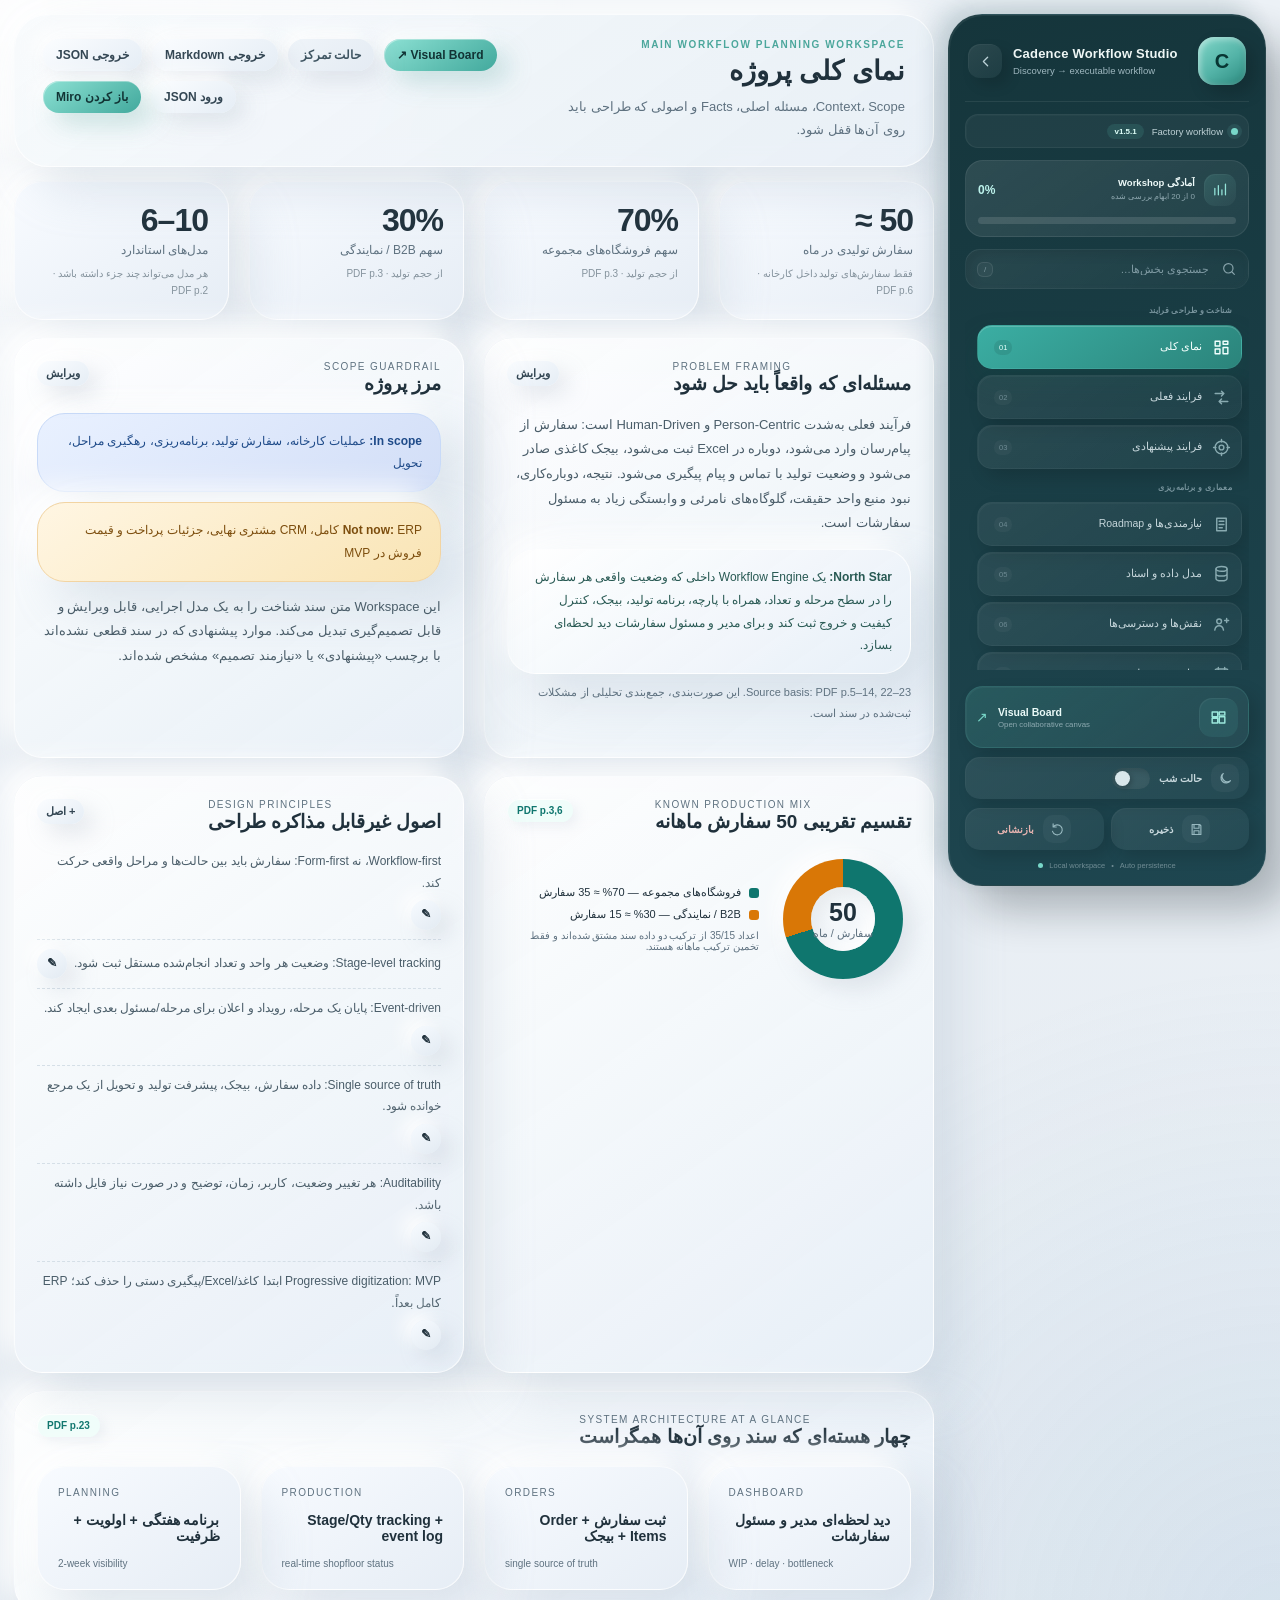
<file: index.html>
<!doctype html>
<html lang="fa" dir="rtl">
<head>
  <meta charset="utf-8" />
  <meta name="viewport" content="width=device-width,initial-scale=1" />
  <meta name="theme-color" content="#0f1720" />
  <title>Cadence Workflow Studio</title>
  <script>
    (() => {
      try {
        const stored = localStorage.getItem("cadence-ui-theme");
        const theme = stored || (window.matchMedia("(prefers-color-scheme: dark)").matches ? "dark" : "light");
        document.documentElement.dataset.theme = theme;
      } catch (_) { document.documentElement.dataset.theme = "light"; }
    })();
  </script>
  <link rel="stylesheet" href="styles.css" />
</head>
<body>
  <div class="app-shell">
    <aside class="sidebar" id="sidebar">
      <div class="sidebar-top">
        <div class="brand">
          <div class="brand-mark" aria-hidden="true">C</div>
          <div class="brand-copy">
            <strong>Cadence Workflow Studio</strong>
            <span>Discovery → executable workflow</span>
          </div>
          <button class="sidebar-collapse" type="button" id="sidebarCollapseBtn" aria-label="جمع کردن نوار کناری" title="جمع/باز کردن نوار کناری">
            <svg viewBox="0 0 24 24" aria-hidden="true"><path d="M15 18l-6-6 6-6"/></svg>
          </button>
        </div>

        <div class="workspace-pill">
          <span class="workspace-dot"></span>
          <span class="workspace-pill-copy">Factory workflow</span>
          <span class="version-pill">v1.5.1</span>
        </div>

        <div class="project-health" id="projectHealth"></div>

        <label class="sidebar-search" for="sidebarSearch">
          <svg viewBox="0 0 24 24" aria-hidden="true"><circle cx="11" cy="11" r="7"/><path d="m20 20-3.5-3.5"/></svg>
          <input id="sidebarSearch" type="search" placeholder="جستجوی بخش‌ها…" autocomplete="off" />
          <kbd>/</kbd>
        </label>
      </div>

      <nav class="nav" id="mainNav" aria-label="Project sections">
        <div class="nav-group" data-nav-group>
          <div class="nav-group-label">شناخت و طراحی فرایند</div>
          <button class="nav-item active" data-view="overview" data-tooltip="نمای کلی">
            <svg class="nav-icon" viewBox="0 0 24 24" aria-hidden="true"><path d="M4 4h6v6H4zM14 4h6v4h-6zM14 12h6v8h-6zM4 14h6v6H4z"/></svg>
            <span class="nav-label">نمای کلی</span><span class="nav-number">01</span>
          </button>
          <button class="nav-item" data-view="current" data-tooltip="فرایند فعلی">
            <svg class="nav-icon" viewBox="0 0 24 24" aria-hidden="true"><path d="M4 7h11M12 4l3 3-3 3M20 17H9m3-3-3 3 3 3"/></svg>
            <span class="nav-label">فرایند فعلی</span><span class="nav-number">02</span>
          </button>
          <button class="nav-item" data-view="target" data-tooltip="فرایند پیشنهادی">
            <svg class="nav-icon" viewBox="0 0 24 24" aria-hidden="true"><circle cx="12" cy="12" r="8"/><circle cx="12" cy="12" r="3"/><path d="M12 2v3M22 12h-3M12 22v-3M2 12h3"/></svg>
            <span class="nav-label">فرایند پیشنهادی</span><span class="nav-number">03</span>
          </button>
        </div>

        <div class="nav-group" data-nav-group>
          <div class="nav-group-label">معماری و برنامه‌ریزی</div>
          <button class="nav-item" data-view="requirements" data-tooltip="نیازمندی‌ها و Roadmap">
            <svg class="nav-icon" viewBox="0 0 24 24" aria-hidden="true"><path d="M6 4h12v16H6zM9 8h6M9 12h6M9 16h4"/></svg>
            <span class="nav-label">نیازمندی‌ها و Roadmap</span><span class="nav-number">04</span>
          </button>
          <button class="nav-item" data-view="data" data-tooltip="مدل داده و اسناد">
            <svg class="nav-icon" viewBox="0 0 24 24" aria-hidden="true"><ellipse cx="12" cy="5" rx="7" ry="3"/><path d="M5 5v6c0 1.7 3.1 3 7 3s7-1.3 7-3V5M5 11v6c0 1.7 3.1 3 7 3s7-1.3 7-3v-6"/></svg>
            <span class="nav-label">مدل داده و اسناد</span><span class="nav-number">05</span>
          </button>
          <button class="nav-item" data-view="roles" data-tooltip="نقش‌ها و دسترسی‌ها">
            <svg class="nav-icon" viewBox="0 0 24 24" aria-hidden="true"><circle cx="9" cy="8" r="3"/><path d="M3.5 19c.6-3.6 2.5-5.5 5.5-5.5s4.9 1.9 5.5 5.5M16 7h5M18.5 4.5v5"/></svg>
            <span class="nav-label">نقش‌ها و دسترسی‌ها</span><span class="nav-number">06</span>
          </button>
          <button class="nav-item" data-view="planning" data-tooltip="برنامه‌ریزی تولید">
            <svg class="nav-icon" viewBox="0 0 24 24" aria-hidden="true"><rect x="4" y="5" width="16" height="15" rx="2"/><path d="M8 3v4M16 3v4M4 10h16M8 14h2M14 14h2M8 17h2"/></svg>
            <span class="nav-label">برنامه‌ریزی تولید</span><span class="nav-number">07</span>
          </button>
          <button class="nav-item" data-view="metrics" data-tooltip="KPI و داشبورد">
            <svg class="nav-icon" viewBox="0 0 24 24" aria-hidden="true"><path d="M5 19V9M10 19V5M15 19v-7M20 19V3"/></svg>
            <span class="nav-label">KPI و داشبورد</span><span class="nav-number">08</span>
          </button>
        </div>

        <div class="nav-group" data-nav-group>
          <div class="nav-group-label">همکاری و کنترل پروژه</div>
          <button class="nav-item" data-view="questions" data-tooltip="ابهام‌ها، ریسک‌ها و تصمیم‌ها">
            <svg class="nav-icon" viewBox="0 0 24 24" aria-hidden="true"><path d="M12 20a8 8 0 1 0-8-8 8 8 0 0 0 8 8zM9.7 9a2.4 2.4 0 1 1 3.7 2c-.9.6-1.4 1.1-1.4 2M12 16h.01"/></svg>
            <span class="nav-label">ابهام‌ها، ریسک‌ها و تصمیم‌ها</span><span class="nav-number">09</span>
          </button>
          <button class="nav-item" data-view="miro" data-tooltip="Miro و همکاری تیمی">
            <svg class="nav-icon" viewBox="0 0 24 24" aria-hidden="true"><path d="M6 18 11 5M10 18l5-13M14 18l4-10"/></svg>
            <span class="nav-label">Miro و همکاری تیمی</span><span class="nav-number">10</span>
          </button>
          <a class="nav-item nav-link nav-board-link" href="workflow-board.html" data-tooltip="برد بصری تعاملی">
            <svg class="nav-icon" viewBox="0 0 24 24" aria-hidden="true"><path d="M4 5h7v6H4zM13 5h7v4h-7zM13 11h7v8h-7zM4 13h7v6H4z"/></svg>
            <span class="nav-label">برد بصری تعاملی</span><span class="nav-number">11 ↗</span>
          </a>
          <button class="nav-item" data-view="changelog" data-tooltip="تاریخچه تغییرات">
            <svg class="nav-icon" viewBox="0 0 24 24" aria-hidden="true"><path d="M4 12a8 8 0 1 0 2.3-5.7L4 8.5M4 4v4.5h4.5M12 7v5l3 2"/></svg>
            <span class="nav-label">تاریخچه تغییرات</span><span class="nav-number">12</span>
          </button>
        </div>
      </nav>

      <div class="sidebar-bottom">
        <a class="sidebar-board-shortcut" href="workflow-board.html" title="باز کردن Visual Board">
          <span class="board-shortcut-icon">
            <svg viewBox="0 0 24 24" aria-hidden="true"><path d="M4 5h7v6H4zM13 5h7v4h-7zM13 11h7v8h-7zM4 13h7v6H4z"/></svg>
          </span>
          <span class="sidebar-board-copy"><strong>Visual Board</strong><small>Open collaborative canvas</small></span>
          <span class="shortcut-arrow">↗</span>
        </a>

        <button class="sidebar-util theme-toggle" type="button" id="themeToggleBtn" aria-label="فعال کردن حالت شب" title="Night / Day mode">
          <span class="utility-icon theme-icon">
            <svg class="moon-icon" viewBox="0 0 24 24" aria-hidden="true"><path d="M20 15.5A8.2 8.2 0 0 1 8.5 4 8.3 8.3 0 1 0 20 15.5z"/></svg>
            <svg class="sun-icon" viewBox="0 0 24 24" aria-hidden="true"><circle cx="12" cy="12" r="4"/><path d="M12 2v2M12 20v2M4.9 4.9l1.4 1.4M17.7 17.7l1.4 1.4M2 12h2M20 12h2M4.9 19.1l1.4-1.4M17.7 6.3l1.4-1.4"/></svg>
          </span>
          <span class="utility-label">حالت شب</span>
          <span class="theme-switch" aria-hidden="true"><i></i></span>
        </button>

        <div class="sidebar-action-row">
          <button class="sidebar-util compact" type="button" id="saveBtn" title="ذخیره در مرورگر">
            <span class="utility-icon"><svg viewBox="0 0 24 24" aria-hidden="true"><path d="M5 4h12l2 2v14H5zM8 4v6h8V4M8 20v-6h8v6"/></svg></span>
            <span class="utility-label">ذخیره</span>
          </button>
          <button class="sidebar-util compact danger-soft" type="button" id="resetBtn" title="بازنشانی نسخه پایه">
            <span class="utility-icon"><svg viewBox="0 0 24 24" aria-hidden="true"><path d="M5 8a8 8 0 1 1-1 7M5 8V3M5 8h5"/></svg></span>
            <span class="utility-label">بازنشانی</span>
          </button>
        </div>

        <div class="sidebar-meta">
          <span class="status-dot"></span><span>Local workspace</span><span>•</span><span>Auto persistence</span>
        </div>
      </div>
    </aside>

    <main class="main">
      <header class="topbar">
        <div class="topbar-copy">
          <div class="eyebrow">Main workflow planning workspace</div>
          <h1 id="viewTitle">نمای کلی پروژه</h1>
          <p id="viewSubtitle">منبع واحد برای شناخت، طراحی، تصمیم‌گیری و برنامه‌ریزی سیستم مدیریت فروش و تولید مبلمان کادنس.</p>
        </div>
        <div class="topbar-actions">
          <a class="btn btn-primary" href="workflow-board.html">Visual Board ↗</a>
          <button class="btn btn-ghost" id="focusBtn">حالت تمرکز</button>
          <button class="btn btn-secondary" id="exportMdBtn">خروجی Markdown</button>
          <button class="btn btn-secondary" id="exportJsonBtn">خروجی JSON</button>
          <label class="btn btn-secondary file-label">ورود JSON<input type="file" id="importJsonInput" accept="application/json,.json" hidden></label>
          <button class="btn btn-primary" id="openMiroBtn">باز کردن Miro</button>
        </div>
      </header>

      <section class="workspace" id="workspace" aria-live="polite"></section>
    </main>
  </div>

  <div class="toast" id="toast" role="status"></div>

  <dialog id="editDialog" class="dialog">
    <form method="dialog" class="dialog-card" id="editForm">
      <div class="dialog-head">
        <div>
          <div class="eyebrow">Edit workspace item</div>
          <h2 id="editDialogTitle">ویرایش</h2>
        </div>
        <button type="button" class="icon-btn" id="closeDialogBtn" aria-label="Close">×</button>
      </div>
      <div id="editDialogBody"></div>
      <div class="dialog-actions">
        <button type="button" class="btn btn-ghost" id="cancelEditBtn">لغو</button>
        <button type="submit" class="btn btn-primary">ذخیره تغییرات</button>
      </div>
    </form>
  </dialog>

  <script src="project-data.js"></script>
  <script src="app.js"></script>
</body>
</html>
</file>
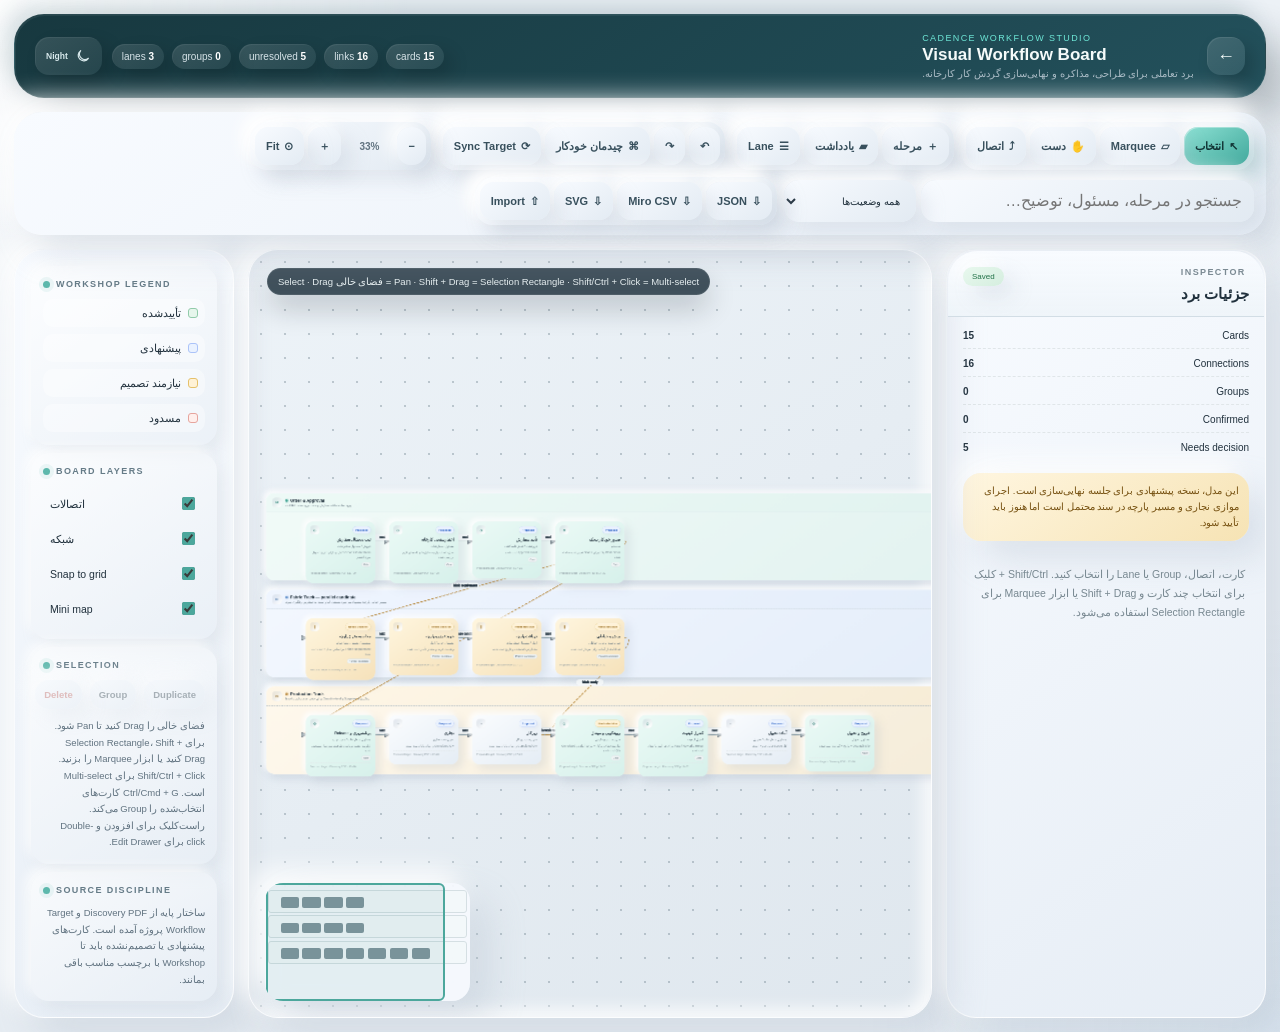
<file: workflow-board.html>
<!doctype html>
<html lang="fa" dir="rtl">
<head>
  <meta charset="utf-8" />
  <meta name="viewport" content="width=device-width,initial-scale=1" />
  <meta name="theme-color" content="#0f1720" />
  <title>Cadence Visual Workflow Board</title>
  <script>
    (() => {
      try {
        const stored = localStorage.getItem("cadence-ui-theme");
        const theme = stored || (window.matchMedia("(prefers-color-scheme: dark)").matches ? "dark" : "light");
        document.documentElement.dataset.theme = theme;
      } catch (_) { document.documentElement.dataset.theme = "light"; }
    })();
  </script>
  <link rel="stylesheet" href="workflow-board.css" />
</head>
<body>
  <div class="board-app">
    <header class="board-header">
      <div class="board-brand">
        <a class="back-link" href="index.html" aria-label="بازگشت به Workflow Studio">←</a>
        <div>
          <div class="eyebrow">Cadence Workflow Studio</div>
          <h1>Visual Workflow Board</h1>
          <p>برد تعاملی برای طراحی، مذاکره و نهایی‌سازی گردش کار کارخانه.</p>
        </div>
      </div>
      <div class="board-header-actions">
        <div class="board-health" id="boardHealth" aria-live="polite"></div>
        <button class="board-theme-toggle" type="button" id="boardThemeToggleBtn" aria-label="فعال کردن حالت شب" title="Night / Day mode">
          <svg class="board-theme-moon" viewBox="0 0 24 24" aria-hidden="true"><path d="M20 15.5A8.2 8.2 0 0 1 8.5 4 8.3 8.3 0 1 0 20 15.5z"/></svg>
          <svg class="board-theme-sun" viewBox="0 0 24 24" aria-hidden="true"><circle cx="12" cy="12" r="4"/><path d="M12 2v2M12 20v2M4.9 4.9l1.4 1.4M17.7 17.7l1.4 1.4M2 12h2M20 12h2M4.9 19.1l1.4-1.4M17.7 6.3l1.4-1.4"/></svg>
          <span class="board-theme-label">Night</span>
        </button>
      </div>
    </header>

    <section class="command-bar" aria-label="Board controls">
      <div class="tool-group mode-tools" role="group" aria-label="Interaction mode">
        <button class="tool-btn active" type="button" data-mode="select" title="انتخاب و جابه‌جایی (V)">↖ <span>انتخاب</span></button>
        <button class="tool-btn" type="button" data-mode="marquee" title="Selection Rectangle (M) — یا در حالت Select کلید Shift را نگه دارید">▱ <span>Marquee</span></button>
        <button class="tool-btn" type="button" data-mode="pan" title="حرکت روی بوم (H) — در حالت انتخاب هم می‌توانید فضای خالی را Drag کنید">✋ <span>دست</span></button>
        <button class="tool-btn" type="button" data-mode="connect" title="اتصال دو کارت (C)">⤴ <span>اتصال</span></button>
      </div>

      <div class="tool-group">
        <button class="tool-btn" type="button" id="addStageBtn">＋ <span>مرحله</span></button>
        <button class="tool-btn" type="button" id="addNoteBtn">▰ <span>یادداشت</span></button>
        <button class="tool-btn" type="button" id="addLaneBtn">☰ <span>Lane</span></button>
      </div>

      <div class="tool-group">
        <button class="tool-btn" type="button" id="undoBtn" title="Undo">↶</button>
        <button class="tool-btn" type="button" id="redoBtn" title="Redo">↷</button>
        <button class="tool-btn" type="button" id="autoLayoutBtn">⌘ <span>چیدمان خودکار</span></button>
        <button class="tool-btn" type="button" id="syncBtn">⟳ <span>Sync Target</span></button>
      </div>

      <div class="tool-group zoom-tools">
        <button class="tool-btn" type="button" id="zoomOutBtn" aria-label="Zoom out">−</button>
        <output id="zoomLabel" class="zoom-label">100%</output>
        <button class="tool-btn" type="button" id="zoomInBtn" aria-label="Zoom in">＋</button>
        <button class="tool-btn" type="button" id="fitBtn">⊙ <span>Fit</span></button>
      </div>

      <div class="search-group">
        <label class="visually-hidden" for="boardSearch">جستجوی برد</label>
        <input id="boardSearch" type="search" placeholder="جستجو در مرحله، مسئول، توضیح…" autocomplete="off" />
        <label class="visually-hidden" for="statusFilter">فیلتر وضعیت</label>
        <select id="statusFilter">
          <option value="all">همه وضعیت‌ها</option>
          <option value="confirmed">تأییدشده</option>
          <option value="proposed">پیشنهادی</option>
          <option value="needs-decision">نیازمند تصمیم</option>
          <option value="blocked">مسدود</option>
        </select>
      </div>

      <div class="tool-group export-tools">
        <button class="tool-btn" type="button" id="exportBoardBtn">⇩ <span>JSON</span></button>
        <button class="tool-btn" type="button" id="exportMiroBtn">⇩ <span>Miro CSV</span></button>
        <button class="tool-btn" type="button" id="exportSvgBtn">⇩ <span>SVG</span></button>
        <label class="tool-btn file-tool">⇧ <span>Import</span><input id="importBoardInput" type="file" accept="application/json,.json" hidden /></label>
      </div>
    </section>

    <div class="board-layout">
      <aside class="quick-panel" aria-label="Board legend and utilities">
        <section class="panel-section">
          <div class="panel-kicker">Workshop legend</div>
          <div class="legend-list">
            <div><span class="legend-dot confirmed"></span><span>تأییدشده</span></div>
            <div><span class="legend-dot proposed"></span><span>پیشنهادی</span></div>
            <div><span class="legend-dot needs-decision"></span><span>نیازمند تصمیم</span></div>
            <div><span class="legend-dot blocked"></span><span>مسدود</span></div>
          </div>
        </section>

        <section class="panel-section">
          <div class="panel-kicker">Board layers</div>
          <label class="switch-row"><input type="checkbox" id="toggleEdges" checked /><span>اتصالات</span></label>
          <label class="switch-row"><input type="checkbox" id="toggleGrid" checked /><span>شبکه</span></label>
          <label class="switch-row"><input type="checkbox" id="toggleSnap" checked /><span>Snap to grid</span></label>
          <label class="switch-row"><input type="checkbox" id="toggleMinimap" checked /><span>Mini map</span></label>
        </section>

        <section class="panel-section">
          <div class="panel-kicker">Selection</div>
          <div class="selection-actions selection-actions-3">
            <button type="button" class="small-btn" id="duplicateBtn" disabled>Duplicate</button>
            <button type="button" class="small-btn" id="groupBtn" disabled>Group</button>
            <button type="button" class="small-btn danger" id="deleteBtn" disabled>Delete</button>
          </div>
          <p class="helper">فضای خالی را Drag کنید تا Pan شود. برای Selection Rectangle، Shift + Drag کنید یا ابزار Marquee را بزنید. Shift/Ctrl + Click برای Multi-select است. Ctrl/Cmd + G کارت‌های انتخاب‌شده را Group می‌کند. راست‌کلیک برای افزودن و Double-click برای Edit Drawer.</p>
        </section>

        <section class="panel-section source-note">
          <div class="panel-kicker">Source discipline</div>
          <p>ساختار پایه از Discovery PDF و Target Workflow پروژه آمده است. کارت‌های پیشنهادی یا تصمیم‌نشده باید تا Workshop با برچسب مناسب باقی بمانند.</p>
        </section>
      </aside>

      <main class="canvas-shell">
        <div class="canvas-status" id="canvasStatus">Select mode · تغییرات خودکار ذخیره می‌شوند</div>
        <div class="board-viewport grid-on" id="boardViewport" aria-label="Interactive workflow canvas">
          <div class="board-world" id="boardWorld">
            <div class="lane-layer" id="laneLayer"></div>
            <div class="group-layer" id="groupLayer"></div>
            <svg class="edge-layer" id="edgeLayer" aria-hidden="true"></svg>
            <div class="node-layer" id="nodeLayer"></div>
          </div>
          <div class="selection-marquee" id="selectionMarquee" hidden aria-hidden="true"></div>
          <div class="connect-hint" id="connectHint" hidden></div>
          <div class="minimap" id="minimap" aria-label="Mini map"></div>
          <div class="empty-search" id="emptySearch" hidden>نتیجه‌ای مطابق فیلتر پیدا نشد.</div>
        </div>
        <div class="floating-actions" id="floatingActions" hidden aria-label="Quick actions"></div>
      </main>

      <aside class="inspector" id="inspector" aria-label="Selection inspector">
        <div class="inspector-head">
          <div>
            <div class="panel-kicker">Inspector</div>
            <h2 id="inspectorTitle">جزئیات برد</h2>
          </div>
          <span class="save-state" id="saveState">Saved</span>
        </div>
        <div id="inspectorBody"></div>
      </aside>
    </div>
  </div>


  <div class="drawer-backdrop" id="editDrawerBackdrop" hidden></div>
  <aside class="edit-drawer" id="editDrawer" hidden aria-hidden="true" aria-label="Edit workflow item">
    <div class="edit-drawer-head">
      <div>
        <div class="panel-kicker">Focused editor</div>
        <h2 id="editDrawerTitle">Edit</h2>
      </div>
      <button type="button" class="drawer-close" id="closeEditDrawerBtn" aria-label="Close editor">×</button>
    </div>
    <div class="edit-drawer-body" id="editDrawerBody"></div>
    <div class="edit-drawer-actions">
      <button type="button" class="drawer-btn" id="cancelEditDrawerBtn">Cancel</button>
      <button type="button" class="drawer-btn primary" id="saveEditDrawerBtn">Save changes</button>
    </div>
  </aside>

  <dialog class="group-dialog" id="groupDialog">
    <form id="groupDialogForm" class="group-dialog-card">
      <div class="group-dialog-head">
        <div>
          <div class="panel-kicker">Organize selection</div>
          <h2>Create workflow group</h2>
          <p>کارت‌های انتخاب‌شده به یک Group بصری و قابل جابه‌جایی تبدیل می‌شوند.</p>
        </div>
      </div>
      <label class="group-dialog-field">Group name<input id="groupNameInput" required></label>
      <label class="group-dialog-field">Color theme
        <select id="groupThemeInput">
          <option value="mint">Mint</option><option value="sky">Sky</option><option value="sand">Sand</option><option value="rose">Rose</option><option value="violet" selected>Violet</option><option value="slate">Slate</option>
        </select>
      </label>
      <div class="group-dialog-actions">
        <button type="button" class="drawer-btn" id="cancelGroupDialogBtn">Cancel</button>
        <button type="submit" class="drawer-btn primary">Create group</button>
      </div>
    </form>
  </dialog>

  <div class="board-context-menu" id="boardContextMenu" hidden role="menu" aria-label="Board context menu">
    <div class="context-menu-head">
      <span>افزودن در این نقطه</span>
      <small id="contextCoords">Canvas</small>
    </div>
    <button type="button" role="menuitem" data-context-action="stage"><span class="context-icon">＋</span><span><strong>مرحله جدید</strong><small>Workflow stage</small></span></button>
    <button type="button" role="menuitem" data-context-action="gate"><span class="context-icon">◇</span><span><strong>Decision / Gate</strong><small>نقطه تصمیم یا تأیید</small></span></button>
    <button type="button" role="menuitem" data-context-action="parallel"><span class="context-icon">∥</span><span><strong>Parallel step</strong><small>مرحله موازی پیشنهادی</small></span></button>
    <button type="button" role="menuitem" data-context-action="note"><span class="context-icon">▰</span><span><strong>یادداشت Workshop</strong><small>فرض، سؤال یا کامنت</small></span></button>
    <div class="context-separator"></div>
    <button type="button" role="menuitem" data-context-action="lane"><span class="context-icon">☰</span><span><strong>Section / Lane جدید</strong><small>بخش قابل ویرایش در Workflow</small></span></button>
  </div>

  <div class="board-toast" id="boardToast" role="status" aria-live="polite"></div>

  <script src="project-data.js"></script>
  <script src="workflow-board.js"></script>
</body>
</html>
</file>
<file: styles.css>
:root{
  --bg:#eef1f3;
  --surface:#ffffff;
  --surface-2:#f7f8f9;
  --ink:#152129;
  --muted:#687783;
  --line:#d9e0e5;
  --line-strong:#bac6ce;
  --brand:#0f766e;
  --brand-2:#134e4a;
  --accent:#d97706;
  --danger:#b42318;
  --success:#15803d;
  --info:#1d4ed8;
  --shadow:0 16px 38px rgba(24,40,50,.08);
  --radius:18px;
  --radius-sm:12px;
}
*{box-sizing:border-box}
html{scroll-behavior:smooth}
body{margin:0;font-family:Tahoma,"Segoe UI",Arial,sans-serif;background:var(--bg);color:var(--ink)}
button,input,select,textarea{font:inherit}
button{cursor:pointer}
a{color:inherit}
.app-shell{min-height:100vh;display:grid;grid-template-columns:290px 1fr}
.sidebar{position:sticky;top:0;height:100vh;background:#0f1720;color:#eef6f5;padding:22px 18px;display:flex;flex-direction:column;gap:18px;border-left:1px solid rgba(255,255,255,.08);z-index:20}
.brand{display:flex;align-items:center;gap:12px;padding:4px 2px 18px;border-bottom:1px solid rgba(255,255,255,.09)}
.brand-mark{width:44px;height:44px;border-radius:12px;background:linear-gradient(145deg,#2dd4bf,#0f766e);display:grid;place-items:center;font-weight:900;font-size:22px;color:#042f2e;box-shadow:inset 0 1px 0 rgba(255,255,255,.45)}
.brand strong{display:block;font-size:14px;direction:ltr;text-align:left;letter-spacing:.2px}
.brand span{display:block;color:#9fb0bb;font-size:11px;margin-top:4px;direction:ltr;text-align:left}
.project-health{background:rgba(255,255,255,.055);border:1px solid rgba(255,255,255,.08);border-radius:14px;padding:12px}
.health-row{display:flex;justify-content:space-between;align-items:center;font-size:11px;color:#cbd5dc;margin-bottom:8px}
.health-track{height:8px;background:rgba(255,255,255,.1);border-radius:999px;overflow:hidden}
.health-fill{height:100%;background:linear-gradient(90deg,#2dd4bf,#f59e0b);border-radius:inherit}
.nav{display:flex;flex-direction:column;gap:5px;overflow:auto;padding-left:2px}
.nav-item{border:0;background:transparent;color:#c5d1d9;text-align:right;border-radius:11px;padding:10px 11px;display:flex;align-items:center;gap:10px;transition:.18s ease}
.nav-item span{font-size:10px;color:#6f8796;min-width:23px;direction:ltr}
.nav-item:hover{background:rgba(255,255,255,.06);color:#fff}
.nav-item.active{background:#16302f;color:#ecfdf5;box-shadow:inset -3px 0 #2dd4bf}
.sidebar-actions{margin-top:auto;display:grid;gap:8px}
.main{min-width:0}
.topbar{position:sticky;top:0;z-index:15;background:rgba(238,241,243,.94);backdrop-filter:blur(12px);border-bottom:1px solid var(--line);padding:20px 28px;display:flex;align-items:flex-start;justify-content:space-between;gap:24px}
.topbar-copy{max-width:760px}
.eyebrow{text-transform:uppercase;letter-spacing:1.6px;font-size:10px;font-weight:800;color:var(--brand);direction:ltr;text-align:right}
h1{font-size:27px;line-height:1.25;margin:5px 0 6px}
.topbar p{margin:0;color:var(--muted);font-size:13px;line-height:1.8}
.topbar-actions{display:flex;flex-wrap:wrap;gap:8px;justify-content:flex-end;max-width:520px}
.btn{border:1px solid transparent;border-radius:11px;padding:9px 13px;font-weight:700;font-size:12px;transition:.16s ease;white-space:nowrap}
.btn:hover{transform:translateY(-1px)}
.btn-primary{background:var(--brand);color:#fff;box-shadow:0 8px 18px rgba(15,118,110,.18)}
.btn-primary:hover{background:var(--brand-2)}
.btn-secondary{background:var(--surface);color:var(--ink);border-color:var(--line)}
.btn-ghost{background:transparent;color:inherit;border-color:rgba(120,140,150,.25)}
.btn-danger{background:#fff4f2;color:var(--danger);border-color:#f7cdc7}
.btn-small{padding:6px 9px;font-size:11px;border-radius:9px}
.workspace{padding:28px;max-width:1600px;margin:0 auto}
.grid{display:grid;gap:18px}
.grid-2{grid-template-columns:repeat(2,minmax(0,1fr))}
.grid-3{grid-template-columns:repeat(3,minmax(0,1fr))}
.grid-4{grid-template-columns:repeat(4,minmax(0,1fr))}
.card{background:var(--surface);border:1px solid var(--line);border-radius:var(--radius);box-shadow:var(--shadow);padding:20px;min-width:0}
.card.flat{box-shadow:none}
.card.soft{background:var(--surface-2)}
.card-head{display:flex;justify-content:space-between;gap:16px;align-items:flex-start;margin-bottom:15px}
.card-head h2,.card-head h3{margin:0}
.card h2{font-size:18px}
.card h3{font-size:14px}
.card p{line-height:1.9;color:#475761;font-size:13px}
.card-note{font-size:11px!important;color:var(--muted)!important;margin-top:8px!important}
.source-badge{display:inline-flex;align-items:center;gap:5px;background:#f0fdfa;color:#0f766e;border:1px solid #bce9e4;border-radius:999px;padding:4px 8px;font-size:10px;font-weight:800;white-space:nowrap}
.section-title{display:flex;align-items:flex-end;justify-content:space-between;gap:20px;margin:2px 0 16px}
.section-title h2{font-size:18px;margin:0}
.section-title p{margin:4px 0 0;color:var(--muted);font-size:12px}
.stat-card{padding:18px;border-radius:16px;border:1px solid var(--line);background:linear-gradient(180deg,#fff,#fafbfb)}
.stat-value{font-size:30px;font-weight:900;letter-spacing:-1px;direction:ltr;text-align:right}
.stat-label{font-size:12px;color:var(--muted);margin-top:4px}
.stat-caption{font-size:10px;color:#85939d;margin-top:8px;line-height:1.7}
.callout{border:1px solid #c7dedb;background:#f0fdfa;border-radius:14px;padding:14px 16px;line-height:1.9;font-size:12px;color:#285953}
.callout.warning{background:#fff8e8;border-color:#f2d4a2;color:#7c4d0d}
.callout.danger{background:#fff1ef;border-color:#f1c5bf;color:#8b2f28}
.callout.info{background:#eff6ff;border-color:#c8daf8;color:#1f4b89}
.badges{display:flex;gap:7px;flex-wrap:wrap}
.badge{display:inline-flex;align-items:center;gap:5px;border-radius:999px;padding:5px 9px;background:#eef2f4;border:1px solid #dbe2e7;font-size:10px;color:#495963;font-weight:700}
.badge.mvp{background:#ecfdf5;color:#166534;border-color:#b7ebcc}
.badge.v1{background:#eff6ff;color:#1d4ed8;border-color:#c8daf8}
.badge.v2{background:#fff7ed;color:#9a3412;border-color:#f5d7ba}
.badge.high{background:#fff1f2;color:#be123c;border-color:#fecdd3}
.badge.medium{background:#fffbeb;color:#a16207;border-color:#fde68a}
.badge.low{background:#f0fdf4;color:#15803d;border-color:#bbf7d0}
.badge.open{background:#fff7ed;color:#9a3412;border-color:#fed7aa}
.badge.decided{background:#ecfdf5;color:#166534;border-color:#bbf7d0}
.badge.progress{background:#eff6ff;color:#1d4ed8;border-color:#bfdbfe}
.list-clean{list-style:none;padding:0;margin:0;display:grid;gap:9px}
.list-clean li{border-bottom:1px dashed var(--line);padding-bottom:9px;font-size:12px;line-height:1.8;color:#41515c}
.list-clean li:last-child{border-bottom:0;padding-bottom:0}
.kicker{font-size:10px;text-transform:uppercase;letter-spacing:1.4px;color:var(--muted);direction:ltr}
.inline-actions{display:flex;align-items:center;gap:6px;flex-wrap:wrap}
.icon-btn{width:30px;height:30px;display:grid;place-items:center;border:1px solid var(--line);border-radius:9px;background:#fff;font-weight:900;color:#53626b}
.icon-btn:hover{border-color:#98aaa9;color:var(--brand)}
.table-wrap{overflow:auto;border:1px solid var(--line);border-radius:14px;background:#fff}
table{width:100%;border-collapse:collapse;min-width:760px}
th,td{padding:11px 12px;border-bottom:1px solid #e6ebee;text-align:right;vertical-align:top;font-size:11.5px;line-height:1.65}
th{position:sticky;top:0;background:#f5f7f8;color:#53626b;font-size:10px;text-transform:uppercase;letter-spacing:.5px;z-index:1}
tr:last-child td{border-bottom:0}
tbody tr:hover{background:#fafcfc}
.field,select,input[type=text],input[type=number],input[type=url],textarea{width:100%;border:1px solid var(--line-strong);background:#fff;color:var(--ink);border-radius:10px;padding:9px 10px;outline:none}
textarea{min-height:92px;resize:vertical;line-height:1.8}
.field:focus,select:focus,input:focus,textarea:focus{border-color:#62a9a3;box-shadow:0 0 0 3px rgba(15,118,110,.08)}
.form-grid{display:grid;grid-template-columns:repeat(2,minmax(0,1fr));gap:12px}
.form-group label{display:block;font-size:10px;font-weight:800;color:#64747e;margin-bottom:6px}
.workflow-shell{position:relative;display:grid;gap:12px}
.flow-lane{border:1px solid var(--line);border-radius:16px;background:#fbfcfc;padding:15px}
.flow-lane-head{display:flex;justify-content:space-between;gap:12px;align-items:center;margin-bottom:10px}
.flow-lane-title{font-size:12px;font-weight:900}
.flow-row{display:flex;gap:8px;align-items:stretch;overflow:auto;padding:5px 2px 10px;scrollbar-width:thin}
.flow-node{min-width:180px;max-width:215px;border:1px solid #cfdadd;background:#fff;border-radius:14px;padding:13px;position:relative}
.flow-node::after{content:"←";position:absolute;left:-13px;top:50%;transform:translateY(-50%);color:#8aa09f;font-weight:900}
.flow-node:last-child::after{display:none}
.flow-node.parallel{border-color:#d7c399;background:#fffaf0}
.flow-node.gate{border-color:#9fc9c5;background:#f0fdfa}
.flow-node.alert{border-color:#e5aba4;background:#fff7f5}
.flow-node-title{font-size:12px;font-weight:900;margin-bottom:5px}
.flow-node-meta{font-size:10px;color:var(--muted);line-height:1.6}
.flow-node .badges{margin-top:9px}
.stage-edit-row{display:flex;gap:5px;margin-top:10px}
.pipeline{display:grid;gap:8px}
.pipeline-row{display:grid;grid-template-columns:150px 1fr 70px;gap:10px;align-items:center}
.pipeline-label{font-size:11px;font-weight:700}
.pipeline-track{height:10px;border-radius:999px;background:#e7ecef;overflow:hidden}
.pipeline-fill{height:100%;border-radius:inherit;background:linear-gradient(90deg,#2dd4bf,#0f766e)}
.pipeline-value{font-size:10px;color:var(--muted);direction:ltr;text-align:left}
.donut-wrap{display:flex;align-items:center;gap:24px;justify-content:center;padding:8px}
.donut{width:170px;aspect-ratio:1;border-radius:50%;position:relative;background:conic-gradient(#0f766e 0 70%,#d97706 70% 100%)}
.donut::after{content:"";position:absolute;inset:28px;background:#fff;border-radius:50%}
.donut-center{position:absolute;inset:0;display:grid;place-items:center;z-index:1;text-align:center;font-size:11px;color:var(--muted)}
.donut-center strong{font-size:25px;color:var(--ink);display:block;direction:ltr}
.legend{display:grid;gap:9px}
.legend-item{display:flex;align-items:center;gap:8px;font-size:11px}
.legend-dot{width:10px;height:10px;border-radius:3px;background:#0f766e}
.legend-dot.orange{background:#d97706}
.kanban{display:grid;grid-template-columns:repeat(3,minmax(240px,1fr));gap:12px;overflow:auto}
.kanban-col{border:1px solid var(--line);border-radius:14px;background:#f6f8f9;padding:12px;min-height:260px}
.kanban-head{display:flex;justify-content:space-between;align-items:center;font-size:11px;font-weight:900;margin-bottom:10px}
.kanban-card{background:#fff;border:1px solid var(--line);border-radius:12px;padding:11px;margin-bottom:8px;box-shadow:0 5px 14px rgba(35,50,60,.05)}
.kanban-card h4{margin:0 0 7px;font-size:11.5px}
.kanban-card p{font-size:10.5px;margin:0;color:#687783;line-height:1.7}
.mermaid-like{display:grid;grid-template-columns:repeat(4,minmax(150px,1fr));gap:10px;align-items:stretch}
.entity{border:1px solid #cdd7dd;background:#fff;border-radius:13px;overflow:hidden}
.entity strong{display:block;padding:9px 10px;background:#eef5f4;color:#174f4b;font-size:11px}
.entity ul{list-style:none;margin:0;padding:8px 10px;display:grid;gap:4px}
.entity li{font-size:10px;color:#62727c}
.permission-matrix td:first-child{font-weight:800}
.perm{display:inline-grid;place-items:center;width:22px;height:22px;border-radius:7px;font-size:11px;font-weight:900}
.perm.yes{background:#e7f8ed;color:#15803d}
.perm.limited{background:#fff6df;color:#b26d06}
.perm.no{background:#f0f2f4;color:#9aa7b0}
.timeline{position:relative;display:grid;gap:11px;padding-right:18px}
.timeline::before{content:"";position:absolute;right:5px;top:2px;bottom:4px;width:2px;background:#dfe5e8}
.timeline-item{position:relative;border:1px solid var(--line);border-radius:12px;background:#fff;padding:12px}
.timeline-item::before{content:"";position:absolute;right:-17px;top:15px;width:9px;height:9px;border-radius:50%;background:#0f766e;border:3px solid #eef1f3}
.timeline-item h4{margin:0;font-size:11.5px}
.timeline-item p{font-size:10.5px;margin:5px 0 0;color:var(--muted)}
.progress-circle{--p:50;width:94px;height:94px;border-radius:50%;display:grid;place-items:center;background:conic-gradient(#0f766e calc(var(--p)*1%),#e6ecee 0);position:relative}
.progress-circle::before{content:"";position:absolute;inset:10px;border-radius:50%;background:#fff}
.progress-circle strong{position:relative;z-index:1;font-size:18px;direction:ltr}
.review-score{display:flex;gap:18px;align-items:center}
.checklist{display:grid;gap:8px}
.check-row{display:flex;gap:10px;align-items:flex-start;padding:9px 10px;border:1px solid var(--line);border-radius:11px;background:#fff}
.check-row input{margin-top:3px}
.check-row label{font-size:11px;line-height:1.7}
.empty{border:1px dashed #bdc8ce;border-radius:14px;padding:24px;text-align:center;color:#788792;font-size:12px;background:#fafbfb}
.focus-mode .sidebar{display:none}
.focus-mode .app-shell{grid-template-columns:1fr}
.focus-mode .workspace{max-width:1320px}
.dialog{border:0;background:transparent;padding:0;max-width:min(720px,calc(100vw - 32px));width:100%}
.dialog::backdrop{background:rgba(7,15,20,.58);backdrop-filter:blur(3px)}
.dialog-card{background:#fff;border-radius:18px;border:1px solid var(--line);box-shadow:0 24px 70px rgba(0,0,0,.28);padding:20px}
.dialog-head{display:flex;justify-content:space-between;gap:16px;align-items:start;border-bottom:1px solid var(--line);padding-bottom:12px;margin-bottom:15px}
.dialog-head h2{margin:4px 0 0;font-size:18px}
.dialog-actions{display:flex;justify-content:flex-start;gap:8px;margin-top:16px;border-top:1px solid var(--line);padding-top:14px}
.toast{position:fixed;left:24px;bottom:24px;background:#111c22;color:#fff;border-radius:12px;padding:11px 14px;font-size:11px;box-shadow:0 12px 30px rgba(0,0,0,.2);opacity:0;transform:translateY(10px);pointer-events:none;transition:.2s ease;z-index:100}
.toast.show{opacity:1;transform:translateY(0)}
hr.sep{border:0;border-top:1px solid var(--line);margin:18px 0}
.small{font-size:10px;color:var(--muted)}
.ltr{direction:ltr;text-align:left}
.rtl{direction:rtl;text-align:right}
.code{font-family:ui-monospace,SFMono-Regular,Menlo,Consolas,monospace;font-size:10.5px;direction:ltr;text-align:left;background:#f4f6f7;border:1px solid var(--line);border-radius:10px;padding:10px;white-space:pre-wrap;overflow:auto}

.nav-link{text-decoration:none}
.nav-link b{margin-right:auto;font-size:10px;color:#6ee7d7;direction:ltr}
.topbar-actions a.btn{text-decoration:none;display:inline-flex;align-items:center}
@media (max-width:1180px){
  .app-shell{grid-template-columns:240px 1fr}
  .topbar{flex-direction:column}
  .topbar-actions{max-width:none;justify-content:flex-start}
  .grid-4{grid-template-columns:repeat(2,minmax(0,1fr))}
  .grid-3{grid-template-columns:repeat(2,minmax(0,1fr))}
}
@media (max-width:820px){
  .app-shell{display:block}
  .sidebar{position:relative;width:100%;height:auto;border-left:0;border-bottom:1px solid rgba(255,255,255,.08)}
  .nav{display:grid;grid-template-columns:repeat(2,minmax(0,1fr));max-height:none}
  .sidebar-actions{grid-template-columns:1fr 1fr}
  .topbar{position:relative;padding:18px}
  .workspace{padding:18px}
  .grid-2,.grid-3,.grid-4,.form-grid{grid-template-columns:1fr}
  .kanban{grid-template-columns:repeat(3,280px)}
  .mermaid-like{grid-template-columns:repeat(2,minmax(0,1fr))}
}
@media (max-width:520px){
  .nav{grid-template-columns:1fr}
  .topbar-actions{display:grid;grid-template-columns:1fr 1fr;width:100%}
  .topbar-actions .btn{width:100%}
  .workspace{padding:12px}
  .card{padding:15px;border-radius:14px}
  .grid-4{grid-template-columns:1fr}
  .mermaid-like{grid-template-columns:1fr}
  h1{font-size:22px}
}
@media print{
  .sidebar,.topbar-actions,.inline-actions,.stage-edit-row,.btn,.icon-btn{display:none!important}
  .app-shell{display:block}
  .topbar{position:static;background:#fff}
  .workspace{padding:10px;max-width:none}
  .card{box-shadow:none;break-inside:avoid}
}


/* ===== Claymorphism + Neumorphism UI refresh v1.3 ===== */
:root{
  --bg:#e8edf2;
  --surface:#edf2f7;
  --surface-2:#f7fafc;
  --surface-3:#e5ecf3;
  --ink:#20313c;
  --muted:#5f7280;
  --line:#d5dfe7;
  --line-strong:#c0ced8;
  --brand:#4ca79c;
  --brand-2:#2e8d82;
  --accent:#f2b26c;
  --danger:#c16b69;
  --success:#69a886;
  --info:#749ed8;
  --clay-shadow: 18px 18px 40px rgba(160,174,192,.36), -14px -14px 34px rgba(255,255,255,.92);
  --clay-shadow-soft: 10px 10px 22px rgba(161,174,190,.26), -8px -8px 18px rgba(255,255,255,.92);
  --clay-shadow-pressed: inset 8px 8px 16px rgba(170,180,190,.22), inset -8px -8px 16px rgba(255,255,255,.95);
  --clay-shadow-card: 22px 22px 48px rgba(163,178,198,.28), -14px -14px 28px rgba(255,255,255,.94);
  --radius:28px;
  --radius-sm:18px;
}
html,body{background:
  radial-gradient(circle at top left, rgba(255,255,255,.88), rgba(255,255,255,0) 28%),
  radial-gradient(circle at bottom right, rgba(112,164,204,.14), rgba(112,164,204,0) 32%),
  linear-gradient(180deg,#edf2f7 0%,#e6ecf2 100%);
  color:var(--ink);
}
body::before{
  content:"";
  position:fixed;
  inset:0;
  pointer-events:none;
  background:
    radial-gradient(circle at 14% 18%, rgba(255,255,255,.9), transparent 18%),
    radial-gradient(circle at 82% 12%, rgba(95,165,188,.12), transparent 22%),
    radial-gradient(circle at 86% 82%, rgba(242,178,108,.10), transparent 18%);
  z-index:-1;
}
.app-shell{padding:14px;gap:14px;grid-template-columns:300px 1fr;align-items:start}
.sidebar,
.topbar,
.card,
.project-health,
.table-wrap,
.flow-lane,
.kanban-col,
.entity,
.timeline-item,
.dialog-card,
.callout,
.empty,
.stat-card{
  border:1px solid rgba(255,255,255,.72);
  background:linear-gradient(145deg,rgba(255,255,255,.92),rgba(231,239,247,.88));
  box-shadow:var(--clay-shadow-card);
}
.sidebar{
  height:calc(100vh - 28px);
  top:14px;
  border-radius:34px;
  padding:24px 20px;
  background:linear-gradient(165deg,#15353b 0%, #1e4650 100%);
  box-shadow:24px 24px 42px rgba(10,26,34,.28), -10px -10px 22px rgba(57,99,110,.22), inset 1px 1px 0 rgba(255,255,255,.06);
  border:1px solid rgba(255,255,255,.08);
}
.brand{padding-bottom:20px;border-bottom:1px solid rgba(255,255,255,.08)}
.brand-mark{
  border-radius:16px;
  background:linear-gradient(145deg,#81d7c9,#53b3a7 55%, #2c8b80 100%);
  color:#083633;
  box-shadow:8px 8px 18px rgba(0,0,0,.18), inset -2px -2px 6px rgba(0,0,0,.08), inset 2px 2px 6px rgba(255,255,255,.45);
}
.project-health{background:linear-gradient(145deg,rgba(255,255,255,.10),rgba(255,255,255,.05));box-shadow:none;border-color:rgba(255,255,255,.08);border-radius:22px}
.health-track{background:rgba(255,255,255,.12)}
.nav{gap:8px}
.nav-item{
  position:relative;
  border-radius:16px;
  padding:12px 14px;
  background:linear-gradient(145deg,rgba(255,255,255,.07),rgba(255,255,255,.03));
  border:1px solid rgba(255,255,255,.04);
  box-shadow:8px 8px 18px rgba(0,0,0,.14), inset 1px 1px 0 rgba(255,255,255,.03);
}
.nav-item:hover{background:linear-gradient(145deg,rgba(255,255,255,.11),rgba(255,255,255,.05));transform:translateY(-1px)}
.nav-item.active{
  color:#f4fffd;
  background:linear-gradient(145deg,#3baea3,#2b847b);
  box-shadow:inset 0 1px 0 rgba(255,255,255,.18), 0 12px 24px rgba(17,74,69,.28);
}
.nav-item.active span,.nav-link b{color:#d9fffa}
.topbar{
  top:14px;
  margin:0 0 14px;
  border-radius:34px;
  border:1px solid rgba(255,255,255,.7);
  padding:24px 28px;
  background:linear-gradient(145deg,rgba(247,250,252,.84),rgba(232,239,246,.90));
  box-shadow:var(--clay-shadow-card);
}
.topbar p{max-width:900px}
.topbar-actions{gap:10px}
.btn,
.icon-btn,
.file-label,
.inspector-btn,
.small-btn{
  border:none;
  border-radius:16px;
  background:linear-gradient(145deg,#f7fbff,#e2eaf2);
  color:var(--ink);
  box-shadow:var(--clay-shadow-soft);
  transition:transform .18s ease, box-shadow .18s ease, background .18s ease, color .18s ease;
}
.btn:hover,
.icon-btn:hover,
.inspector-btn:hover,
.small-btn:hover,
.file-label:hover{transform:translateY(-2px);box-shadow:14px 14px 24px rgba(169,181,196,.26), -8px -8px 18px rgba(255,255,255,.96)}
.btn:active,
.icon-btn:active,
.inspector-btn:active,
.small-btn:active{transform:translateY(0);box-shadow:var(--clay-shadow-pressed)}
.btn-primary{
  color:#123435;
  background:linear-gradient(145deg,#8de1d4,#62c1b4 56%, #42a99d);
  box-shadow:12px 12px 24px rgba(95,170,159,.28), -8px -8px 16px rgba(255,255,255,.72), inset 1px 1px 0 rgba(255,255,255,.35);
}
.btn-primary:hover{background:linear-gradient(145deg,#95e5d8,#67c7bb 56%, #48afa3)}
.btn-secondary{
  background:linear-gradient(145deg,#fbfdff,#e5edf5);
  color:#334653;
}
.btn-ghost{
  background:linear-gradient(145deg,#eff4f9,#e4ebf3);
  color:#405663;
}
.btn-danger{background:linear-gradient(145deg,#ffe8e5,#f4cac4);color:#8b4443}
.btn-small{border-radius:13px}
.workspace{padding:0;max-width:1680px}
.grid{gap:20px}
.card,
.flow-lane,
.kanban-col,
.entity,
.timeline-item,
.dialog-card,
.callout,
.empty,
.stat-card,
.table-wrap{border-radius:28px}
.card{padding:22px}
.card.soft,.stat-card{background:linear-gradient(145deg,#f8fbff,#e6edf5)}
.card.flat{box-shadow:none;background:transparent;border:none;padding:0}
.card h2{font-size:19px}
.card p,.list-clean li,.check-row label{color:#4a5d69}
.card-head{margin-bottom:18px}
.section-title{margin-bottom:18px}
.source-badge,
.badge{
  border:none;
  box-shadow:inset 1px 1px 0 rgba(255,255,255,.86), 5px 5px 12px rgba(170,182,196,.16);
  padding:6px 10px;
}
.badge.mvp{background:linear-gradient(145deg,#dff8ec,#c6ecd7)}
.badge.v1{background:linear-gradient(145deg,#e4efff,#cadcff)}
.badge.v2{background:linear-gradient(145deg,#fff0dd,#f8dac0)}
.badge.high{background:linear-gradient(145deg,#ffe3e8,#f8c7d0)}
.badge.medium{background:linear-gradient(145deg,#fff7da,#f3e2a6)}
.badge.low{background:linear-gradient(145deg,#e7faea,#ccedcf)}
.badge.open{background:linear-gradient(145deg,#fff0dd,#f7d9b7)}
.badge.decided{background:linear-gradient(145deg,#e2f8e8,#c9eccf)}
.badge.progress{background:linear-gradient(145deg,#e7f0ff,#cfdcff)}
.stat-card{padding:20px}
.stat-value{font-size:32px}
.callout{padding:16px 18px}
.callout.warning{background:linear-gradient(145deg,#fff6e3,#f9e4b4)}
.callout.danger{background:linear-gradient(145deg,#ffe8e4,#f4d0cb)}
.callout.info{background:linear-gradient(145deg,#e9f1ff,#d2def7)}
.table-wrap{padding:10px;overflow:auto}
table{border-collapse:separate;border-spacing:0 8px}
th{background:transparent;position:static;color:#5f7380;padding:8px 12px 10px}
td{background:linear-gradient(145deg,#f8fbff,#e8eff6);border:none;border-top:1px solid rgba(255,255,255,.9);border-bottom:1px solid rgba(210,221,230,.48)}
tbody tr td:first-child{border-top-right-radius:14px;border-bottom-right-radius:14px}
tbody tr td:last-child{border-top-left-radius:14px;border-bottom-left-radius:14px}
tbody tr:hover td{background:linear-gradient(145deg,#fbfdff,#edf4fa)}
.field,select,input[type=text],input[type=number],input[type=url],textarea{
  border:none;
  border-radius:15px;
  background:linear-gradient(145deg,#e4ebf3,#f8fbff);
  box-shadow:var(--clay-shadow-pressed);
  padding:11px 12px;
  color:var(--ink);
}
.field:focus,select:focus,input:focus,textarea:focus{box-shadow:var(--clay-shadow-pressed), 0 0 0 3px rgba(76,167,156,.14)}
.form-group label{font-size:10px;letter-spacing:.03em;color:#627683}
.flow-lane{padding:16px;background:linear-gradient(145deg,#f9fcff,#e8eff7)}
.flow-lane-head{margin-bottom:12px}
.flow-row{padding-bottom:12px}
.flow-node,
.kanban-card,
.check-row,
.timeline-item,
.entity,
.progress-circle::before{
  border:none;
  background:linear-gradient(145deg,#fbfdff,#e6edf5);
  box-shadow:12px 12px 24px rgba(166,178,196,.22), -8px -8px 18px rgba(255,255,255,.95);
}
.flow-node{border-radius:20px}
.flow-node.parallel{background:linear-gradient(145deg,#fff8ea,#f7e4bc)}
.flow-node.gate{background:linear-gradient(145deg,#e9faf6,#d3f0ea)}
.flow-node.alert{background:linear-gradient(145deg,#fff0ec,#f3d6d2)}
.pipeline-track{height:12px;background:linear-gradient(145deg,#dde6ee,#f8fbff);box-shadow:var(--clay-shadow-pressed)}
.pipeline-fill{background:linear-gradient(90deg,#7bd4c7,#39998d)}
.donut{box-shadow:var(--clay-shadow-soft)}
.donut::after{background:linear-gradient(145deg,#fdfefe,#ebf1f7);box-shadow:var(--clay-shadow-pressed)}
.kanban-col{padding:14px;background:linear-gradient(145deg,#f8fbff,#e8eff7)}
.kanban-card{border-radius:18px;padding:13px}
.entity strong{background:linear-gradient(145deg,#e7f7f4,#d3ede8);padding:11px 12px}
.timeline::before{background:linear-gradient(180deg,#8dd7ca,#74a8db)}
.timeline-item::before{background:#4ca79c;border-color:#edf2f7}
.dialog::backdrop{background:rgba(19,29,38,.34);backdrop-filter:blur(6px)}
.dialog-card{padding:22px 22px 18px}
.toast{background:linear-gradient(145deg,#21343e,#101a21);border:1px solid rgba(255,255,255,.08);border-radius:16px;box-shadow:0 18px 30px rgba(7,15,20,.28)}
.code{background:linear-gradient(145deg,#f7fbff,#e6edf5);border:none;box-shadow:var(--clay-shadow-pressed)}
@media (max-width:1180px){
  .app-shell{grid-template-columns:260px 1fr}
  .sidebar{height:calc(100vh - 28px)}
}
@media (max-width:820px){
  .app-shell{display:block;padding:10px}
  .sidebar{height:auto;position:relative;top:0;border-radius:28px;margin-bottom:12px}
  .topbar{margin-bottom:12px;border-radius:28px}
  .workspace{padding:0}
}
@media (max-width:520px){
  .topbar,.sidebar,.card,.table-wrap,.flow-lane,.kanban-col,.entity,.timeline-item,.dialog-card,.callout,.empty,.stat-card{border-radius:22px}
  .btn,.icon-btn,.file-label{border-radius:14px}
}

/* ===== Sidebar architecture + night mode v1.5 ===== */
:root{
  --sidebar-width:318px;
  --sidebar-collapsed-width:94px;
}
svg{stroke:currentColor;fill:none;stroke-width:1.8;stroke-linecap:round;stroke-linejoin:round}
.app-shell{grid-template-columns:var(--sidebar-width) minmax(0,1fr);transition:grid-template-columns .24s ease}
.sidebar{padding:18px 16px 15px;gap:14px;overflow:hidden}
.sidebar-top{display:grid;gap:12px;min-height:0}
.brand{position:relative;display:grid;grid-template-columns:48px minmax(0,1fr) 34px;align-items:center;gap:11px;padding:4px 3px 16px}
.brand-mark{width:48px;height:48px;font-size:20px}
.brand-copy{min-width:0}
.brand-copy strong{font-size:13px;white-space:nowrap;overflow:hidden;text-overflow:ellipsis}
.brand-copy span{font-size:9.5px;color:#9fb7bf;white-space:nowrap;overflow:hidden;text-overflow:ellipsis}
.sidebar-collapse{width:34px;height:34px;border:0;border-radius:12px;color:#b9d0d5;background:linear-gradient(145deg,rgba(255,255,255,.09),rgba(255,255,255,.035));box-shadow:7px 7px 14px rgba(0,0,0,.13),inset 1px 1px 0 rgba(255,255,255,.04);display:grid;place-items:center;cursor:pointer;transition:.18s ease}
.sidebar-collapse:hover{color:#fff;background:linear-gradient(145deg,rgba(255,255,255,.14),rgba(255,255,255,.06));transform:translateY(-1px)}
.sidebar-collapse svg{width:17px;height:17px;transition:transform .22s ease}
.workspace-pill{height:34px;display:flex;align-items:center;gap:8px;padding:0 10px;border:1px solid rgba(255,255,255,.06);border-radius:13px;background:rgba(255,255,255,.045);color:#bdd0d5;font-size:9.5px;box-shadow:inset 1px 1px 0 rgba(255,255,255,.025)}
.workspace-dot,.status-dot{width:7px;height:7px;border-radius:999px;background:#78d7c9;box-shadow:0 0 0 4px rgba(120,215,201,.10);flex:0 0 auto}
.workspace-pill-copy{white-space:nowrap;overflow:hidden;text-overflow:ellipsis;direction:ltr}
.version-pill{margin-inline-start:auto;border-radius:999px;padding:3px 7px;color:#dffff9;background:rgba(88,186,173,.15);font-size:8px;font-weight:800;direction:ltr}
.project-health{padding:13px 12px 12px;border-radius:18px!important}
.health-head{display:grid;grid-template-columns:32px minmax(0,1fr) auto;align-items:center;gap:9px;margin-bottom:11px}
.health-icon{width:32px;height:32px;border-radius:11px;display:grid;place-items:center;color:#93e3d8;background:linear-gradient(145deg,rgba(112,217,201,.16),rgba(255,255,255,.035));box-shadow:inset 1px 1px 0 rgba(255,255,255,.04)}
.health-icon svg{width:17px;height:17px}
.health-copy{min-width:0;display:grid;gap:2px}
.health-copy strong{font-size:9.5px;color:#eefaf9}
.health-copy span{font-size:8px;color:#8fa8b0;white-space:nowrap;overflow:hidden;text-overflow:ellipsis}
.health-percent{font-size:12px;color:#bdf3ec}
.health-track{height:7px}
.health-fill{background:linear-gradient(90deg,#7ed8cb,#f0b66f)}
.sidebar-search{height:40px;display:grid;grid-template-columns:20px minmax(0,1fr) auto;gap:8px;align-items:center;padding:0 11px;border-radius:15px;background:linear-gradient(145deg,rgba(255,255,255,.075),rgba(255,255,255,.025));box-shadow:inset 5px 5px 11px rgba(0,0,0,.10),inset -2px -2px 6px rgba(255,255,255,.025);border:1px solid rgba(255,255,255,.045);color:#88a3ab}
.sidebar-search:focus-within{border-color:rgba(118,215,201,.28);box-shadow:inset 5px 5px 11px rgba(0,0,0,.10),0 0 0 3px rgba(101,203,188,.07)}
.sidebar-search svg{width:16px;height:16px}
.sidebar-search input{width:100%;min-width:0;border:0!important;background:transparent!important;box-shadow:none!important;padding:0!important;color:#eef8f8!important;font-size:10.5px;outline:0}
.sidebar-search input::placeholder{color:#7f9aa3}
.sidebar-search kbd{font:inherit;font-size:8px;color:#7d979f;border:1px solid rgba(255,255,255,.09);background:rgba(255,255,255,.045);padding:2px 6px;border-radius:6px;direction:ltr}
.nav{gap:13px;padding:2px 1px 6px;overflow-y:auto;overflow-x:hidden;scrollbar-width:thin;scrollbar-color:rgba(255,255,255,.12) transparent}
.nav-group{display:grid;gap:6px}
.nav-group-label{font-size:8px;font-weight:800;color:#78949d;padding:0 10px 2px;letter-spacing:.04em}
.nav-item{min-height:44px;display:flex;align-items:center;gap:10px;padding:7px 10px;border-radius:15px;direction:rtl;text-align:right;text-decoration:none;color:#c6d6db}
.nav-item .nav-icon{width:19px;height:19px;flex:0 0 19px;color:#88aab0;transition:.18s ease}
.nav-item .nav-label{min-width:0!important;font-size:10.5px!important;color:inherit!important;direction:rtl!important;white-space:nowrap;overflow:hidden;text-overflow:ellipsis}
.nav-item .nav-number{min-width:auto!important;margin-inline-start:auto;font-size:7.5px!important;color:#6f8b94!important;direction:ltr!important;border-radius:7px;padding:3px 5px;background:rgba(255,255,255,.035)}
.nav-item:hover .nav-icon{color:#bce7e2}
.nav-item.active .nav-icon{color:#effffd}
.nav-item.active .nav-number{color:#e4fffb!important;background:rgba(0,0,0,.09)}
.nav-board-link{border:1px solid rgba(121,216,202,.10)}
.sidebar-bottom{margin-top:auto;display:grid;gap:9px;padding-top:2px}
.sidebar-board-shortcut{min-height:62px;display:grid;grid-template-columns:39px minmax(0,1fr) auto;align-items:center;gap:10px;text-decoration:none;padding:9px 10px;border-radius:18px;color:#eafaf8;background:linear-gradient(145deg,rgba(92,196,181,.19),rgba(255,255,255,.045));border:1px solid rgba(112,215,201,.13);box-shadow:8px 8px 18px rgba(0,0,0,.14),inset 1px 1px 0 rgba(255,255,255,.035);transition:.18s ease}
.sidebar-board-shortcut:hover{transform:translateY(-1px);background:linear-gradient(145deg,rgba(92,196,181,.25),rgba(255,255,255,.06))}
.board-shortcut-icon{width:39px;height:39px;border-radius:13px;display:grid;place-items:center;color:#9ce8dc;background:rgba(80,183,169,.12);box-shadow:inset 1px 1px 0 rgba(255,255,255,.05)}
.board-shortcut-icon svg{width:19px;height:19px}
.sidebar-board-copy{min-width:0;display:grid;gap:2px;direction:ltr;text-align:left}
.sidebar-board-copy strong{font-size:10.5px}
.sidebar-board-copy small{font-size:7.8px;color:#8eaab1;white-space:nowrap;overflow:hidden;text-overflow:ellipsis}
.shortcut-arrow{font-size:14px;color:#78d7c9;direction:ltr}
.sidebar-util{min-height:42px;width:100%;display:flex;align-items:center;gap:9px;border:0;border-radius:15px;padding:7px 10px;color:#c7d7dc;background:linear-gradient(145deg,rgba(255,255,255,.075),rgba(255,255,255,.03));box-shadow:7px 7px 15px rgba(0,0,0,.13),inset 1px 1px 0 rgba(255,255,255,.03);cursor:pointer;transition:.18s ease}
.sidebar-util:hover{transform:translateY(-1px);color:#fff;background:linear-gradient(145deg,rgba(255,255,255,.11),rgba(255,255,255,.045))}
.sidebar-util:active{transform:none;box-shadow:inset 5px 5px 10px rgba(0,0,0,.13),inset -2px -2px 5px rgba(255,255,255,.025)}
.utility-icon{width:28px;height:28px;border-radius:10px;display:grid;place-items:center;color:#97b8bf;background:rgba(255,255,255,.04);flex:0 0 auto}
.utility-icon svg{width:15px;height:15px}
.utility-label{font-size:9.5px;font-weight:700;white-space:nowrap}
.theme-switch{width:38px;height:21px;border-radius:999px;background:rgba(255,255,255,.08);margin-inline-start:auto;padding:3px;box-shadow:inset 3px 3px 6px rgba(0,0,0,.13);direction:ltr}
.theme-switch i{display:block;width:15px;height:15px;border-radius:50%;background:#d9e7eb;box-shadow:2px 2px 5px rgba(0,0,0,.2);transition:transform .22s ease,background .22s ease}
.theme-toggle.is-dark .theme-switch i{transform:translateX(17px);background:#83d8cb}
.theme-icon .sun-icon{display:none}
.theme-toggle.is-dark .moon-icon{display:none}
.theme-toggle.is-dark .sun-icon{display:block}
.sidebar-action-row{display:grid;grid-template-columns:1fr 1fr;gap:7px}
.sidebar-util.compact{justify-content:center;min-width:0}
.sidebar-util.danger-soft{color:#e6b3b0}
.sidebar-meta{display:flex;align-items:center;justify-content:center;gap:6px;color:#708c94;font-size:7.5px;direction:ltr;padding-top:2px}
.sidebar-meta .status-dot{width:5px;height:5px;box-shadow:none}

/* collapsed desktop sidebar */
body.sidebar-collapsed .app-shell{grid-template-columns:var(--sidebar-collapsed-width) minmax(0,1fr)}
body.sidebar-collapsed .sidebar{padding:15px 10px}
body.sidebar-collapsed .brand{grid-template-columns:1fr;justify-items:center;gap:8px;padding-bottom:12px}
body.sidebar-collapsed .brand-copy,
body.sidebar-collapsed .workspace-pill,
body.sidebar-collapsed .project-health,
body.sidebar-collapsed .sidebar-search,
body.sidebar-collapsed .nav-group-label,
body.sidebar-collapsed .nav-label,
body.sidebar-collapsed .nav-number,
body.sidebar-collapsed .sidebar-board-copy,
body.sidebar-collapsed .shortcut-arrow,
body.sidebar-collapsed .utility-label,
body.sidebar-collapsed .theme-switch,
body.sidebar-collapsed .sidebar-meta{display:none!important}
body.sidebar-collapsed .sidebar-collapse{width:34px;height:30px}
body.sidebar-collapsed .sidebar-collapse svg{transform:rotate(180deg)}
body.sidebar-collapsed .nav{align-items:center}
body.sidebar-collapsed .nav-group{justify-items:center}
body.sidebar-collapsed .nav-item{width:54px;height:48px;min-height:48px;justify-content:center;padding:0;position:relative}
body.sidebar-collapsed .nav-item .nav-icon{width:20px;height:20px;flex-basis:20px}
body.sidebar-collapsed .nav-item::after{content:attr(data-tooltip);position:absolute;right:64px;top:50%;transform:translateY(-50%) translateX(5px);background:#12262d;color:#ecf8f8;border:1px solid rgba(255,255,255,.08);border-radius:10px;padding:7px 9px;font-size:9px;white-space:nowrap;opacity:0;pointer-events:none;transition:.15s ease;box-shadow:0 10px 24px rgba(0,0,0,.22);z-index:80}
body.sidebar-collapsed .nav-item:hover::after{opacity:1;transform:translateY(-50%) translateX(0)}
body.sidebar-collapsed .sidebar-board-shortcut{grid-template-columns:1fr;justify-items:center;min-height:52px;padding:6px}
body.sidebar-collapsed .sidebar-action-row{grid-template-columns:1fr}
body.sidebar-collapsed .sidebar-util{justify-content:center;padding:6px;min-height:42px}

/* high-quality dark clay theme */
html[data-theme="dark"]{color-scheme:dark;--bg:#10171e;--surface:#17212a;--surface-2:#1b2731;--surface-3:#202d38;--ink:#e8f0f4;--muted:#9aabb5;--line:#263642;--line-strong:#354954;--brand:#68c7ba;--brand-2:#49a99d;--accent:#e4aa63;--danger:#d88782;--success:#74bc92;--info:#82a9dd;--clay-shadow:18px 18px 38px rgba(0,0,0,.34),-10px -10px 24px rgba(57,75,88,.12);--clay-shadow-soft:10px 10px 22px rgba(0,0,0,.30),-7px -7px 16px rgba(57,75,88,.10);--clay-shadow-pressed:inset 7px 7px 14px rgba(0,0,0,.27),inset -6px -6px 12px rgba(59,78,91,.10);--clay-shadow-card:22px 22px 44px rgba(0,0,0,.30),-10px -10px 24px rgba(58,76,89,.10)}
html[data-theme="dark"] body{background:radial-gradient(circle at top left,rgba(72,104,116,.12),transparent 25%),radial-gradient(circle at bottom right,rgba(81,133,150,.09),transparent 30%),linear-gradient(180deg,#111920,#0d141a);color:var(--ink)}
html[data-theme="dark"] body::before{background:radial-gradient(circle at 15% 15%,rgba(93,147,154,.07),transparent 18%),radial-gradient(circle at 83% 15%,rgba(101,180,169,.045),transparent 20%),radial-gradient(circle at 84% 82%,rgba(228,170,99,.035),transparent 18%)}
html[data-theme="dark"] .sidebar{background:linear-gradient(165deg,#0e242a,#17343d);box-shadow:24px 24px 44px rgba(0,0,0,.38),-8px -8px 20px rgba(38,65,72,.10),inset 1px 1px 0 rgba(255,255,255,.035)}
html[data-theme="dark"] .topbar,
html[data-theme="dark"] .card,
html[data-theme="dark"] .table-wrap,
html[data-theme="dark"] .flow-lane,
html[data-theme="dark"] .kanban-col,
html[data-theme="dark"] .entity,
html[data-theme="dark"] .timeline-item,
html[data-theme="dark"] .dialog-card,
html[data-theme="dark"] .empty,
html[data-theme="dark"] .stat-card{background:linear-gradient(145deg,#1b2731,#131d25);border-color:rgba(255,255,255,.035);box-shadow:var(--clay-shadow-card)}
html[data-theme="dark"] .card.soft,
html[data-theme="dark"] .stat-card{background:linear-gradient(145deg,#202d37,#151f28)}
html[data-theme="dark"] .card p,
html[data-theme="dark"] .list-clean li,
html[data-theme="dark"] .check-row label,
html[data-theme="dark"] .topbar p{color:#aebdc5}
html[data-theme="dark"] .eyebrow{color:#73d4c6}
html[data-theme="dark"] .section-title p,
html[data-theme="dark"] .card-note,
html[data-theme="dark"] .small,
html[data-theme="dark"] .stat-label,
html[data-theme="dark"] .stat-caption,
html[data-theme="dark"] .flow-node-meta,
html[data-theme="dark"] .kanban-card p,
html[data-theme="dark"] .timeline-item p{color:#8fa2ad!important}
html[data-theme="dark"] .btn,
html[data-theme="dark"] .icon-btn,
html[data-theme="dark"] .file-label{background:linear-gradient(145deg,#202d37,#151f27);color:#dbe6eb;box-shadow:var(--clay-shadow-soft);border-color:transparent}
html[data-theme="dark"] .btn:hover,
html[data-theme="dark"] .icon-btn:hover,
html[data-theme="dark"] .file-label:hover{box-shadow:13px 13px 24px rgba(0,0,0,.30),-7px -7px 15px rgba(61,80,94,.10)}
html[data-theme="dark"] .btn-primary{color:#102d2b;background:linear-gradient(145deg,#7bd7ca,#54b7aa 56%,#3c9389);box-shadow:12px 12px 24px rgba(0,0,0,.25),-5px -5px 14px rgba(81,115,116,.08)}
html[data-theme="dark"] .btn-danger{background:linear-gradient(145deg,#4b2b2d,#342024);color:#efb0ad}
html[data-theme="dark"] .callout{background:linear-gradient(145deg,#19312f,#142522);border-color:#29514c;color:#9fd3cb;box-shadow:var(--clay-shadow-soft)}
html[data-theme="dark"] .callout.warning{background:linear-gradient(145deg,#3a2f1e,#2a2319);border-color:#5e4b2b;color:#e7c58d}
html[data-theme="dark"] .callout.danger{background:linear-gradient(145deg,#3b2527,#2a1d20);border-color:#5d3437;color:#e9aaa6}
html[data-theme="dark"] .callout.info{background:linear-gradient(145deg,#1d2d42,#172334);border-color:#304967;color:#a9c3e9}
html[data-theme="dark"] .field,
html[data-theme="dark"] select,
html[data-theme="dark"] input[type=text],
html[data-theme="dark"] input[type=number],
html[data-theme="dark"] input[type=url],
html[data-theme="dark"] textarea{background:linear-gradient(145deg,#121b22,#1d2a34);color:#e7eff3;box-shadow:var(--clay-shadow-pressed);border-color:transparent}
html[data-theme="dark"] input::placeholder,
html[data-theme="dark"] textarea::placeholder{color:#6f818c}
html[data-theme="dark"] .form-group label{color:#91a4ae}
html[data-theme="dark"] th{color:#91a4af}
html[data-theme="dark"] td{background:linear-gradient(145deg,#1c2933,#151f28);border-top-color:rgba(255,255,255,.025);border-bottom-color:rgba(255,255,255,.025);color:#dce6eb}
html[data-theme="dark"] tbody tr:hover td{background:linear-gradient(145deg,#22313c,#19242e)}
html[data-theme="dark"] .flow-node,
html[data-theme="dark"] .kanban-card,
html[data-theme="dark"] .check-row,
html[data-theme="dark"] .timeline-item,
html[data-theme="dark"] .entity,
html[data-theme="dark"] .progress-circle::before{background:linear-gradient(145deg,#202d37,#151f27);color:#dce7eb;box-shadow:var(--clay-shadow-soft)}
html[data-theme="dark"] .flow-node.parallel{background:linear-gradient(145deg,#3a3020,#29231a)}
html[data-theme="dark"] .flow-node.gate{background:linear-gradient(145deg,#173330,#132623)}
html[data-theme="dark"] .flow-node.alert{background:linear-gradient(145deg,#3a2527,#291d20)}
html[data-theme="dark"] .pipeline-track{background:linear-gradient(145deg,#111920,#202c35);box-shadow:var(--clay-shadow-pressed)}
html[data-theme="dark"] .donut::after{background:linear-gradient(145deg,#1c2831,#131c24);box-shadow:var(--clay-shadow-pressed)}
html[data-theme="dark"] .entity strong{background:linear-gradient(145deg,#1d3a37,#172c2b);color:#9fd4cc}
html[data-theme="dark"] .badge,
html[data-theme="dark"] .source-badge{box-shadow:inset 1px 1px 0 rgba(255,255,255,.08),4px 4px 10px rgba(0,0,0,.14);border-color:transparent}
html[data-theme="dark"] .source-badge{background:#173631;color:#8ed3c9}
html[data-theme="dark"] .badge.mvp,html[data-theme="dark"] .badge.low,html[data-theme="dark"] .badge.decided{background:#18372a;color:#91d0a7}
html[data-theme="dark"] .badge.v1,html[data-theme="dark"] .badge.progress{background:#1d3046;color:#9dbce8}
html[data-theme="dark"] .badge.v2,html[data-theme="dark"] .badge.medium,html[data-theme="dark"] .badge.open{background:#3c2f1b;color:#e7c38c}
html[data-theme="dark"] .badge.high{background:#402328;color:#eba4af}
html[data-theme="dark"] .code{background:linear-gradient(145deg,#111a21,#1c2832);color:#cbd8de;box-shadow:var(--clay-shadow-pressed);border-color:transparent}
html[data-theme="dark"] .dialog::backdrop{background:rgba(4,8,11,.62)}
html[data-theme="dark"] .dialog-head,html[data-theme="dark"] .dialog-actions{border-color:#2a3943}

@media (max-width:1180px){:root{--sidebar-width:272px}}
@media (max-width:820px){
  .app-shell,body.sidebar-collapsed .app-shell{display:block}
  body.sidebar-collapsed .sidebar{padding:18px 16px}
  body.sidebar-collapsed .brand{grid-template-columns:48px minmax(0,1fr) 34px;justify-items:initial;gap:11px}
  body.sidebar-collapsed .brand-copy,
  body.sidebar-collapsed .workspace-pill,
  body.sidebar-collapsed .project-health,
  body.sidebar-collapsed .sidebar-search,
  body.sidebar-collapsed .nav-group-label,
  body.sidebar-collapsed .nav-label,
  body.sidebar-collapsed .nav-number,
  body.sidebar-collapsed .sidebar-board-copy,
  body.sidebar-collapsed .shortcut-arrow,
  body.sidebar-collapsed .utility-label,
  body.sidebar-collapsed .theme-switch,
  body.sidebar-collapsed .sidebar-meta{display:revert!important}
  body.sidebar-collapsed .nav{align-items:stretch}
  body.sidebar-collapsed .nav-group{justify-items:stretch}
  body.sidebar-collapsed .nav-item{width:auto;height:auto;min-height:44px;justify-content:flex-start;padding:7px 10px}
  body.sidebar-collapsed .nav-item::after{display:none}
  body.sidebar-collapsed .sidebar-board-shortcut{grid-template-columns:39px minmax(0,1fr) auto;justify-items:initial;min-height:62px;padding:9px 10px}
  body.sidebar-collapsed .sidebar-action-row{grid-template-columns:1fr 1fr}
  body.sidebar-collapsed .sidebar-util{justify-content:flex-start;padding:7px 10px}
  body.sidebar-collapsed .sidebar-collapse svg{transform:none}
  .sidebar{max-height:none;overflow:visible}
  .nav{display:grid;grid-template-columns:repeat(2,minmax(0,1fr));gap:10px}
  .nav-group{display:contents}
  .nav-group-label{display:none}
}
@media (max-width:560px){
  .nav{grid-template-columns:1fr}
  .sidebar-action-row{grid-template-columns:1fr 1fr}
  .brand{grid-template-columns:44px minmax(0,1fr) 32px}
  .brand-mark{width:44px;height:44px}
}
@media (max-width:820px){
  body.sidebar-collapsed .brand-copy{display:block!important}
  body.sidebar-collapsed .workspace-pill{display:flex!important}
  body.sidebar-collapsed .project-health{display:block!important}
  body.sidebar-collapsed .sidebar-search{display:grid!important}
  body.sidebar-collapsed .nav-label,body.sidebar-collapsed .nav-number{display:inline!important}
  body.sidebar-collapsed .sidebar-board-copy{display:grid!important}
  body.sidebar-collapsed .shortcut-arrow,body.sidebar-collapsed .utility-label,body.sidebar-collapsed .theme-switch{display:inline-block!important}
  body.sidebar-collapsed .sidebar-meta{display:flex!important}
}
body.focus-mode .app-shell,body.focus-mode.sidebar-collapsed .app-shell{grid-template-columns:1fr}


/* ===== Sidebar overlap hotfix v1.5.1 ===== */
/* Keep the header/status area and utility area rigid; only navigation scrolls. */
@media (min-width:821px){
  .sidebar{
    display:grid;
    grid-template-rows:auto minmax(0,1fr) auto;
    align-content:stretch;
    overflow:hidden;
    min-height:0;
  }
  .sidebar-top{
    min-height:auto;
    min-width:0;
    overflow:visible;
  }
  .nav{
    min-height:0;
    min-width:0;
    overflow-y:auto;
    overflow-x:hidden;
    overscroll-behavior:contain;
    scrollbar-gutter:stable;
    padding:2px 7px 8px 2px;
  }
  .sidebar-bottom{
    margin-top:0;
    min-width:0;
    overflow:visible;
  }
}
.project-health{min-width:0;overflow:hidden}
.health-head{min-width:0;align-items:center}
.health-copy{min-width:0;overflow:hidden;line-height:1.35}
.health-copy strong,.health-copy span{display:block;max-width:100%;overflow:hidden;text-overflow:ellipsis;white-space:nowrap}
.health-percent{white-space:nowrap;line-height:1;align-self:center}
.nav-group{min-width:0}
.nav-item{min-width:0;overflow:hidden}
.nav-item .nav-icon{position:relative;z-index:1}
.nav-item .nav-label{flex:1 1 auto;max-width:100%;min-width:0!important;line-height:1.45}
.nav-item .nav-number{flex:0 0 auto;white-space:nowrap;margin-inline-start:6px}
.nav-group-label{position:relative;z-index:1;line-height:1.5;white-space:nowrap;overflow:hidden;text-overflow:ellipsis}
.sidebar-board-shortcut,.sidebar-util{min-width:0}
.sidebar-board-copy{overflow:hidden}

/* Compact vertically on shorter laptop screens without compressing elements into each other. */
@media (min-width:821px) and (max-height:760px){
  .sidebar{padding-top:14px;padding-bottom:12px;gap:10px}
  .sidebar-top{gap:9px}
  .brand{padding-bottom:11px}
  .brand-mark{width:44px;height:44px}
  .workspace-pill{height:30px}
  .project-health{padding:10px 11px 9px;border-radius:16px!important}
  .health-head{margin-bottom:8px}
  .health-icon{width:29px;height:29px}
  .sidebar-search{height:36px}
  .nav{gap:9px}
  .nav-group{gap:5px}
  .nav-item{min-height:40px;padding:6px 9px}
  .sidebar-bottom{gap:7px}
  .sidebar-board-shortcut{min-height:54px;padding:7px 9px}
  .board-shortcut-icon{width:34px;height:34px}
  .sidebar-util{min-height:38px;padding:6px 9px}
  .utility-icon{width:25px;height:25px}
}

/* On very short desktops, preserve all controls by giving the navigation the scroll budget. */
@media (min-width:821px) and (max-height:640px){
  .workspace-pill{display:none}
  .sidebar-search{height:34px}
  .sidebar-board-shortcut{min-height:48px}
  .sidebar-board-copy small{display:none}
  .sidebar-meta{display:none}
}
</file>
<file: workflow-board.css>
:root{
  --bg:#e9eef0;
  --panel:#ffffff;
  --panel-2:#f6f8f9;
  --ink:#142129;
  --muted:#6b7b85;
  --line:#d7e0e4;
  --line-strong:#b8c7cd;
  --nav:#0f1720;
  --brand:#0f766e;
  --brand-soft:#e7f6f3;
  --amber:#b7791f;
  --amber-soft:#fff7df;
  --blue:#2563eb;
  --blue-soft:#eef4ff;
  --red:#b42318;
  --red-soft:#fff0ee;
  --green:#16784a;
  --green-soft:#e9f8ef;
  --node-w:210px;
  --shadow:0 14px 34px rgba(26,40,48,.08);
}
*{box-sizing:border-box}
html,body{margin:0;min-height:100%;font-family:Tahoma,"Segoe UI",Arial,sans-serif;color:var(--ink);background:var(--bg)}
button,input,select,textarea{font:inherit}
button,label{user-select:none}
button{cursor:pointer}
a{color:inherit}
.visually-hidden{position:absolute!important;width:1px!important;height:1px!important;padding:0!important;margin:-1px!important;overflow:hidden!important;clip:rect(0,0,0,0)!important;white-space:nowrap!important;border:0!important}
.board-app{min-height:100vh;display:flex;flex-direction:column}
.board-header{min-height:78px;padding:15px 20px;background:var(--nav);color:#f5fbfa;display:flex;align-items:center;justify-content:space-between;gap:18px;border-bottom:1px solid rgba(255,255,255,.08)}
.board-brand{display:flex;align-items:center;gap:13px;min-width:0}
.back-link{width:38px;height:38px;border:1px solid rgba(255,255,255,.15);border-radius:11px;display:grid;place-items:center;text-decoration:none;font-size:18px;direction:ltr;flex:0 0 auto}
.back-link:hover{background:rgba(255,255,255,.07)}
.board-brand h1{font-size:17px;margin:2px 0 3px;direction:ltr;text-align:left}
.board-brand p{font-size:10px;color:#a9bbc5;margin:0}
.eyebrow{font-size:9px;text-transform:uppercase;letter-spacing:1.5px;color:#6ee7d7;direction:ltr;text-align:left}
.board-health{display:flex;gap:8px;flex-wrap:wrap;justify-content:flex-start}
.health-chip{border:1px solid rgba(255,255,255,.12);background:rgba(255,255,255,.055);border-radius:999px;padding:6px 9px;font-size:10px;color:#d7e3e8;white-space:nowrap}
.health-chip strong{color:#fff;direction:ltr;display:inline-block}
.command-bar{min-height:58px;background:#f8fafb;border-bottom:1px solid var(--line);display:flex;align-items:center;gap:7px;padding:8px 12px;flex-wrap:wrap;z-index:5}
.tool-group{display:flex;align-items:center;border:1px solid var(--line);border-radius:11px;background:#fff;padding:3px;gap:2px}
.tool-btn{height:34px;border:0;border-radius:8px;background:transparent;color:#41515b;padding:0 9px;font-size:11px;font-weight:700;display:inline-flex;align-items:center;gap:5px;text-decoration:none}
.tool-btn:hover{background:#eef3f5;color:#152129}
.tool-btn.active{background:var(--brand);color:#fff}
.file-tool{cursor:pointer}
.zoom-label{width:48px;text-align:center;font-size:10px;font-weight:800;direction:ltr}
.search-group{display:flex;align-items:center;gap:5px;min-width:260px;flex:1;max-width:470px}
.search-group input,.search-group select{height:40px;border:1px solid var(--line);background:#fff;color:var(--ink);border-radius:10px;padding:0 10px;outline:none}
.search-group input{flex:1;min-width:120px}
.search-group select{width:132px;font-size:10px}
.search-group input:focus,.search-group select:focus{border-color:#76aaa5;box-shadow:0 0 0 3px rgba(15,118,110,.08)}
.board-layout{min-height:0;flex:1;display:grid;grid-template-columns:205px minmax(0,1fr) 295px;direction:ltr}
.quick-panel,.inspector{background:#fff;direction:rtl;min-width:0}
.quick-panel{border-right:1px solid var(--line);padding:14px 13px;overflow:auto}
.inspector{border-left:1px solid var(--line);padding:15px;overflow:auto}
.panel-section{padding:12px 0;border-bottom:1px solid #e9eef0}
.panel-section:first-child{padding-top:0}
.panel-section:last-child{border-bottom:0}
.panel-kicker{font-size:9px;font-weight:900;text-transform:uppercase;letter-spacing:1.1px;color:#7b8a93;direction:ltr;text-align:left;margin-bottom:8px}
.legend-list{display:grid;gap:7px;font-size:10.5px}
.legend-list>div{display:flex;align-items:center;gap:7px}
.legend-dot{width:10px;height:10px;border-radius:3px;border:1px solid rgba(0,0,0,.08);flex:0 0 auto}
.legend-dot.confirmed{background:var(--green-soft);border-color:#91cbaa}
.legend-dot.proposed{background:var(--blue-soft);border-color:#abc3f9}
.legend-dot.needs-decision{background:var(--amber-soft);border-color:#e5c16a}
.legend-dot.blocked{background:var(--red-soft);border-color:#e6a49d}
.switch-row{display:flex;align-items:center;justify-content:space-between;gap:9px;font-size:10.5px;padding:5px 0;cursor:pointer}
.switch-row input{accent-color:var(--brand)}
.selection-actions{display:grid;grid-template-columns:1fr 1fr;gap:6px}
.small-btn{border:1px solid var(--line);background:#fff;color:#3f505a;border-radius:8px;padding:7px;font-size:9.5px;font-weight:800}
.small-btn:hover:not(:disabled){border-color:#9eb1ba;background:#f7f9fa}
.small-btn.danger{color:var(--red)}
.small-btn:disabled{opacity:.42;cursor:not-allowed}
.helper,.source-note p{font-size:9.5px;line-height:1.75;color:var(--muted);margin:9px 0 0}
.canvas-shell{position:relative;min-width:0;min-height:0;background:#dfe6e9;overflow:hidden;direction:ltr}
.canvas-status{position:absolute;z-index:4;top:10px;left:12px;background:rgba(15,23,32,.86);color:#e8f0f2;border-radius:999px;padding:6px 9px;font-size:9.5px;pointer-events:none;backdrop-filter:blur(6px)}
.board-viewport{position:absolute;inset:0;overflow:hidden;touch-action:none;cursor:grab;background-color:#e8edef}
.board-viewport.is-panning{cursor:grabbing!important}
.board-viewport.grid-on{background-image:radial-gradient(circle,#b8c4c9 1px,transparent 1px);background-size:24px 24px}
.board-viewport.mode-pan{cursor:grab}
.board-viewport.mode-pan.is-panning{cursor:grabbing}
.board-viewport.mode-connect{cursor:crosshair}
.board-world{position:absolute;left:0;top:0;width:3100px;height:1220px;transform-origin:0 0;will-change:transform}
.lane-layer,.node-layer,.edge-layer{position:absolute;inset:0}
.lane-layer{z-index:0}
.edge-layer{z-index:1;width:100%;height:100%;overflow:visible;pointer-events:auto}
.node-layer{z-index:2;pointer-events:none}
.workflow-lane{position:absolute;left:60px;width:2960px;border:1px solid #cbd6db;border-radius:18px;background:rgba(255,255,255,.58);overflow:hidden;pointer-events:auto;cursor:pointer;transition:border-color .12s,background .12s,box-shadow .12s}
.workflow-lane:hover{border-color:#aebfc6;background:rgba(255,255,255,.7)}
.workflow-lane.selected{border-color:var(--brand);box-shadow:inset 0 0 0 2px rgba(15,118,110,.12)}
.workflow-lane::after{content:"";position:absolute;left:0;right:0;top:54px;border-top:1px dashed #cfd9dd}
.lane-header{height:54px;display:flex;align-items:center;gap:10px;padding:0 16px;background:rgba(246,249,250,.88);cursor:pointer;position:relative;z-index:1}
.lane-header:hover{background:#f1f6f7}
.lane-header.selected{box-shadow:inset 0 0 0 2px var(--brand)}
.lane-index{width:26px;height:26px;border-radius:8px;background:#e9eff1;display:grid;place-items:center;font-size:9px;font-weight:900;direction:ltr}
.lane-copy{min-width:0}
.lane-title{font-size:12px;font-weight:900;direction:ltr;text-align:left;white-space:nowrap;overflow:hidden;text-overflow:ellipsis}
.lane-subtitle{font-size:9px;color:#71818b;margin-top:2px;white-space:nowrap;overflow:hidden;text-overflow:ellipsis;max-width:640px;direction:rtl;text-align:left}
.workflow-node{pointer-events:auto;position:absolute;width:var(--node-w);min-height:112px;background:#fff;border:1px solid #bfcdd3;border-radius:14px;box-shadow:0 8px 22px rgba(31,46,55,.10);padding:11px 12px 10px;cursor:grab;transition:box-shadow .12s,border-color .12s,opacity .12s,transform .12s;direction:rtl;text-align:right}
.workflow-node:hover{box-shadow:0 11px 28px rgba(31,46,55,.15)}
.workflow-node.selected{border-color:var(--brand);box-shadow:0 0 0 3px rgba(15,118,110,.14),0 13px 30px rgba(31,46,55,.14)}
.workflow-node.connect-source{border-color:#8c5d0c;box-shadow:0 0 0 4px rgba(183,121,31,.16)}
.workflow-node.is-dragging{cursor:grabbing;transition:none;box-shadow:0 18px 42px rgba(25,40,48,.22);z-index:50}
.workflow-node.hidden-by-filter{opacity:.09;pointer-events:none}
.workflow-node.search-match{box-shadow:0 0 0 4px rgba(37,99,235,.16),0 13px 28px rgba(31,46,55,.14)}
.workflow-node.note{background:#fff8d9;border-color:#ddc76f;transform:rotate(-.6deg);min-height:130px}
.workflow-node.gate .node-type-icon{background:#e5f5f2;color:#0e665f}
.workflow-node.parallel .node-type-icon{background:#fff2d5;color:#8d5b05}
.workflow-node.alert .node-type-icon{background:#ffebe8;color:#a33a30}
.node-top{display:flex;align-items:center;justify-content:space-between;gap:8px;margin-bottom:7px;direction:ltr}
.node-type-icon{width:25px;height:25px;border-radius:7px;background:#edf2f4;color:#53646d;display:grid;place-items:center;font-size:10px;font-weight:900;flex:0 0 auto}
.node-status{height:20px;border-radius:999px;padding:0 7px;display:inline-flex;align-items:center;font-size:8px;font-weight:900;border:1px solid transparent;direction:ltr;white-space:nowrap}
.node-status.confirmed{background:var(--green-soft);color:var(--green);border-color:#b6dfc8}
.node-status.proposed{background:var(--blue-soft);color:#1f59c2;border-color:#c4d4fb}
.node-status.needs-decision{background:var(--amber-soft);color:#8b5a05;border-color:#ead18d}
.node-status.blocked{background:var(--red-soft);color:var(--red);border-color:#efc1bb}
.node-title{font-size:11.5px;font-weight:900;line-height:1.55;margin-bottom:5px}
.node-owner{font-size:9px;color:#667882;white-space:nowrap;overflow:hidden;text-overflow:ellipsis}
.node-desc{font-size:8.8px;line-height:1.65;color:#76868f;margin-top:7px;display:-webkit-box;-webkit-line-clamp:2;-webkit-box-orient:vertical;overflow:hidden}
.node-tags{display:flex;gap:4px;flex-wrap:wrap;margin-top:7px}
.node-tag{font-size:7.5px;background:#f0f4f5;border:1px solid #dce4e7;border-radius:999px;padding:2px 5px;color:#60717a}
.node-source{margin-top:7px;padding-top:6px;border-top:1px dashed #e2e8ea;font-size:7.5px;color:#8a989f;direction:ltr;text-align:left;white-space:nowrap;overflow:hidden;text-overflow:ellipsis}
.node-detail-hint{margin-top:6px;font-size:7.5px;color:#6b7b85;direction:ltr;text-align:left;opacity:0;transition:opacity .12s}
.workflow-node:hover .node-detail-hint,.workflow-node.selected .node-detail-hint{opacity:1}
.edge{fill:none;stroke:#71858e;stroke-width:2;marker-end:url(#arrow);vector-effect:non-scaling-stroke}
.edge.dependency{stroke:#ad761c;stroke-dasharray:7 5}
.edge.feedback{stroke:#b94c42;stroke-dasharray:4 4}
.edge.selected{stroke:var(--brand);stroke-width:3}
.edge-hit{fill:none;stroke:transparent;stroke-width:16;pointer-events:stroke;cursor:pointer;vector-effect:non-scaling-stroke}
.edge-label-bg{fill:#f8fbfc;stroke:#d5dfe3;stroke-width:1;pointer-events:none}
.edge-label{font-size:9px;fill:#5a6d77;text-anchor:middle;dominant-baseline:middle;pointer-events:none;font-family:Tahoma,"Segoe UI",Arial,sans-serif}
.connect-hint{position:absolute;z-index:7;top:48px;left:50%;transform:translateX(-50%);background:#7c520b;color:#fff4d8;border-radius:10px;padding:7px 10px;font-size:9.5px;box-shadow:var(--shadow);pointer-events:none}
.minimap{position:absolute;z-index:5;left:12px;bottom:12px;width:205px;height:118px;border:1px solid rgba(80,98,108,.24);background:rgba(255,255,255,.88);border-radius:12px;box-shadow:0 8px 24px rgba(20,35,43,.10);overflow:hidden;backdrop-filter:blur(8px)}
.minimap-node{position:absolute;background:#536d77;border-radius:2px;opacity:.7}
.minimap-lane{position:absolute;left:3px;right:3px;border:1px solid #d5dfe3;border-radius:3px;background:rgba(240,245,246,.45)}
.minimap-window{position:absolute;border:2px solid var(--brand);background:rgba(15,118,110,.08);border-radius:3px;pointer-events:none}
.empty-search{position:absolute;z-index:6;top:50%;left:50%;transform:translate(-50%,-50%);background:#fff;border:1px dashed #b9c6cc;border-radius:14px;padding:20px;color:#6e7d86;font-size:11px;box-shadow:var(--shadow)}
.inspector-head{display:flex;align-items:flex-start;justify-content:space-between;gap:12px;padding-bottom:12px;border-bottom:1px solid var(--line)}
.inspector h2{font-size:15px;margin:0}
.save-state{font-size:8px;border:1px solid #c9e2d4;background:#effaf3;color:#227248;border-radius:999px;padding:4px 7px;direction:ltr}
.save-state.saving{background:#fff7df;color:#8d5b05;border-color:#efd593}
.inspector-empty{padding:18px 0;color:#788891;font-size:10.5px;line-height:1.8}
.inspector-form{display:grid;gap:11px;padding:14px 0}
.field-row label{display:block;font-size:9px;font-weight:900;color:#687a84;margin-bottom:5px}
.field-row input,.field-row select,.field-row textarea{width:100%;border:1px solid var(--line-strong);border-radius:9px;background:#fff;color:var(--ink);padding:8px 9px;outline:none;font-size:10.5px}
.field-row textarea{min-height:82px;resize:vertical;line-height:1.7}
.field-row input:focus,.field-row select:focus,.field-row textarea:focus{border-color:#75aaa5;box-shadow:0 0 0 3px rgba(15,118,110,.08)}
.field-help{font-size:8.5px;color:#829098;margin-top:4px;line-height:1.6}
.inspector-grid{display:grid;grid-template-columns:1fr 1fr;gap:8px}
.inspector-actions{display:grid;grid-template-columns:1fr 1fr;gap:7px;padding-top:4px}
.inspector-btn{border:1px solid var(--line);background:#fff;color:#40525b;border-radius:9px;padding:8px;font-size:9.5px;font-weight:900}
.inspector-btn.primary{background:var(--brand);color:#fff;border-color:var(--brand)}
.inspector-btn.danger{color:var(--red)}
.comment-list{display:grid;gap:6px;margin-top:8px;max-height:180px;overflow:auto}
.comment{border:1px solid #e2e8ea;background:#f8fafb;border-radius:9px;padding:8px}
.comment-meta{font-size:8px;color:#83919a;margin-bottom:4px;direction:ltr;text-align:left}
.comment-text{font-size:9.5px;line-height:1.6;white-space:pre-wrap}
.board-overview{display:grid;gap:9px;padding:13px 0}
.overview-stat{display:flex;align-items:center;justify-content:space-between;border-bottom:1px dashed #e0e6e9;padding-bottom:7px;font-size:10px}
.overview-stat:last-child{border-bottom:0}
.overview-stat strong{direction:ltr}
.board-callout{border:1px solid #e6d3a0;background:#fff9e8;color:#765111;border-radius:11px;padding:10px;font-size:9.5px;line-height:1.7}
.board-context-menu{position:fixed;z-index:120;width:245px;background:#fff;border:1px solid var(--line-strong);border-radius:13px;box-shadow:0 18px 48px rgba(20,35,43,.22);padding:6px;direction:rtl}
.board-context-menu[hidden]{display:none}
.context-menu-head{display:flex;align-items:center;justify-content:space-between;gap:8px;padding:8px 9px 7px;border-bottom:1px solid #edf1f3;margin-bottom:4px;font-size:9px;font-weight:900;color:#52636d}
.context-menu-head small{font-size:8px;color:#8b9aa1;direction:ltr;font-weight:700}
.board-context-menu button{width:100%;border:0;background:transparent;border-radius:9px;padding:8px;display:grid;grid-template-columns:29px 1fr;align-items:center;gap:8px;text-align:right;color:#273740}
.board-context-menu button:hover,.board-context-menu button:focus{background:#eef5f4;outline:none}
.board-context-menu button>span:last-child{display:grid;gap:2px}
.board-context-menu strong{font-size:9.5px}
.board-context-menu small{font-size:8px;color:#7c8b93;font-weight:400}
.context-icon{width:27px;height:27px;border-radius:8px;background:#edf2f4;display:grid;place-items:center;font-size:11px;font-weight:900;direction:ltr}
.context-separator{height:1px;background:#edf1f3;margin:4px 3px}
.board-toast{position:fixed;left:18px;bottom:18px;z-index:100;background:#111c22;color:#fff;border-radius:11px;padding:10px 12px;font-size:10px;box-shadow:0 14px 35px rgba(0,0,0,.22);opacity:0;transform:translateY(8px);pointer-events:none;transition:.18s ease}
.board-toast.show{opacity:1;transform:translateY(0)}
@media(max-width:1150px){
  .board-layout{grid-template-columns:170px minmax(0,1fr) 255px}
  .tool-btn span{display:none}
  .search-group{max-width:none;min-width:220px}
}
@media(max-width:860px){
  .board-header{align-items:flex-start;flex-direction:column}
  .command-bar{overflow-x:auto;flex-wrap:nowrap}
  .search-group{min-width:280px;flex:0 0 280px}
  .board-layout{grid-template-columns:1fr;grid-template-rows:minmax(580px,70vh) auto}
  .quick-panel{display:none}
  .canvas-shell{grid-row:1}
  .inspector{grid-row:2;border-left:0;border-top:1px solid var(--line);max-height:none}
  .minimap{display:none!important}
}
@media(max-width:520px){
  .board-brand p{display:none}
  .board-health{display:none}
  .command-bar{padding:6px}
  .tool-group{flex:0 0 auto}
  .search-group{min-width:240px;flex-basis:240px}
  .search-group select{display:none}
}
@media print{
  .board-header,.command-bar,.quick-panel,.inspector,.canvas-status,.minimap,.board-toast{display:none!important}
  .board-layout{display:block}
  .canvas-shell{height:100vh;overflow:visible}
  .board-viewport{position:relative;inset:auto;width:100%;height:100vh;overflow:visible;background:#fff!important}
}


/* ===== Claymorphism + Neumorphism board refresh v1.3 ===== */
:root{
  --bg:#e8edf2;
  --panel:#eef3f8;
  --panel-2:#f7fafc;
  --ink:#21313d;
  --muted:#617380;
  --line:#d2dde5;
  --line-strong:#bccbd5;
  --nav:#1e4650;
  --brand:#4ca79c;
  --brand-soft:#dff4ef;
  --amber:#b98637;
  --amber-soft:#fff2d6;
  --blue:#5c8fd0;
  --blue-soft:#eaf2ff;
  --red:#c06d69;
  --red-soft:#ffefec;
  --green:#5b9a76;
  --green-soft:#e6f6ec;
  --shadow:18px 18px 36px rgba(165,179,196,.30), -12px -12px 26px rgba(255,255,255,.94);
  --shadow-soft:10px 10px 20px rgba(168,181,194,.25), -8px -8px 18px rgba(255,255,255,.95);
  --shadow-pressed: inset 7px 7px 14px rgba(173,184,194,.22), inset -7px -7px 14px rgba(255,255,255,.96);
}
html,body{background:
  radial-gradient(circle at top left, rgba(255,255,255,.92), transparent 25%),
  radial-gradient(circle at bottom right, rgba(114,164,204,.12), transparent 26%),
  linear-gradient(180deg,#edf2f7,#e6ecf2);
}
body::before{content:"";position:fixed;inset:0;pointer-events:none;background:radial-gradient(circle at 12% 20%, rgba(255,255,255,.88), transparent 17%), radial-gradient(circle at 85% 80%, rgba(242,178,108,.09), transparent 17%);z-index:-1}
.board-app{padding:14px;gap:14px;background:transparent}
.board-header,
.command-bar,
.quick-panel,
.inspector,
.canvas-shell,
.board-context-menu,
.minimap,
.workflow-lane,
.workflow-node,
.comment,
.board-callout,
.empty-search{
  border:1px solid rgba(255,255,255,.72);
  box-shadow:var(--shadow);
}
.board-header{
  min-height:82px;
  padding:18px 20px;
  border-radius:30px;
  background:linear-gradient(145deg,#17383f,#23515c);
  box-shadow:24px 24px 42px rgba(10,26,34,.25), -10px -10px 22px rgba(58,100,112,.18), inset 1px 1px 0 rgba(255,255,255,.06);
  border-color:rgba(255,255,255,.08);
}
.back-link{
  border:none;
  border-radius:14px;
  background:linear-gradient(145deg,rgba(255,255,255,.14),rgba(255,255,255,.07));
  box-shadow:8px 8px 18px rgba(0,0,0,.18), inset 1px 1px 0 rgba(255,255,255,.08);
}
.back-link:hover{background:linear-gradient(145deg,rgba(255,255,255,.18),rgba(255,255,255,.09))}
.health-chip{border:none;background:linear-gradient(145deg,rgba(255,255,255,.13),rgba(255,255,255,.06));box-shadow:8px 8px 18px rgba(0,0,0,.16), inset 1px 1px 0 rgba(255,255,255,.06);padding:7px 10px}
.command-bar{
  min-height:64px;
  border-radius:28px;
  padding:10px 12px;
  border:none;
  background:linear-gradient(145deg,#f8fbff,#e7eef6);
}
.tool-group,
.search-group input,
.search-group select,
.field-row input,
.field-row select,
.field-row textarea,
.small-btn,
.inspector-btn{
  border:none;
  background:linear-gradient(145deg,#f8fbff,#e2eaf2);
  box-shadow:var(--shadow-soft);
}
.tool-group{border-radius:18px;padding:5px;gap:4px}
.tool-btn{
  height:38px;
  border-radius:14px;
  background:linear-gradient(145deg,#f8fbff,#e3ebf3);
  box-shadow:var(--shadow-soft);
  color:#38505d;
  padding:0 11px;
}
.tool-btn:hover{transform:translateY(-1px);background:linear-gradient(145deg,#fbfdff,#e8eef6)}
.tool-btn.active{background:linear-gradient(145deg,#8de1d4,#62c1b4 56%, #42a99d);color:#123435;box-shadow:12px 12px 22px rgba(95,170,159,.26), -8px -8px 16px rgba(255,255,255,.8), inset 1px 1px 0 rgba(255,255,255,.35)}
.tool-btn:active,.small-btn:active,.inspector-btn:active{box-shadow:var(--shadow-pressed)}
.zoom-label{font-size:10px;color:#617380}
.search-group input,.search-group select{border-radius:15px;height:42px;padding:0 12px}
.search-group input:focus,.search-group select:focus,.field-row input:focus,.field-row select:focus,.field-row textarea:focus{box-shadow:var(--shadow-pressed), 0 0 0 3px rgba(76,167,156,.14)}
.board-layout{gap:14px;grid-template-columns:220px minmax(0,1fr) 320px;background:transparent}
.quick-panel,.inspector,.canvas-shell{border-radius:30px;background:linear-gradient(145deg,#f8fbff,#e6edf5)}
.quick-panel,.inspector{padding:16px}
.panel-section{border-bottom:1px solid rgba(197,210,220,.55)}
.panel-kicker,.eyebrow{letter-spacing:1.4px}
.switch-row{padding:7px 0;border-radius:12px}
.selection-actions,.inspector-actions{gap:8px}
.small-btn,.inspector-btn{border-radius:14px;padding:9px}
.inspector-btn.primary{background:linear-gradient(145deg,#8de1d4,#62c1b4 56%, #42a99d);color:#123435}
.canvas-shell{padding:10px;overflow:hidden}
.canvas-status{top:18px;left:18px;background:rgba(31,49,61,.84);border:1px solid rgba(255,255,255,.08);border-radius:999px;padding:7px 10px;box-shadow:0 14px 28px rgba(16,25,33,.20)}
.board-viewport{border-radius:24px;background:linear-gradient(145deg,#edf3f8,#dfe7ee);box-shadow:inset 8px 8px 16px rgba(181,190,198,.18), inset -8px -8px 16px rgba(255,255,255,.82)}
.board-viewport.grid-on{background-image:radial-gradient(circle, rgba(108,128,140,.38) 1px, transparent 1px), linear-gradient(145deg,#edf3f8,#dfe7ee);background-size:24px 24px, cover;background-blend-mode:normal}
.board-world{filter:drop-shadow(0 10px 16px rgba(142,160,178,.12))}
.workflow-lane{
  border:none;
  border-radius:24px;
  background:linear-gradient(145deg,rgba(251,253,255,.82),rgba(233,240,247,.78));
  box-shadow:var(--shadow-soft);
}
.workflow-lane:hover{background:linear-gradient(145deg,rgba(255,255,255,.88),rgba(236,243,250,.86))}
.workflow-lane.selected{box-shadow:0 0 0 3px rgba(76,167,156,.16), var(--shadow-soft)}
.workflow-lane::after{top:58px;border-top:1px dashed rgba(155,172,183,.72)}
.lane-header{height:58px;padding:0 18px;background:linear-gradient(145deg,rgba(247,250,252,.95),rgba(233,240,247,.88));border-bottom:1px solid rgba(220,229,237,.72)}
.lane-header:hover{background:linear-gradient(145deg,#fbfdff,#edf3f9)}
.lane-index{width:30px;height:30px;border-radius:10px;background:linear-gradient(145deg,#f8fbff,#dfe8f0);box-shadow:var(--shadow-pressed)}
.lane-title{font-size:12.5px}
.workflow-node{
  border:none;
  border-radius:22px;
  background:linear-gradient(145deg,#fbfdff,#e5edf5);
  box-shadow:14px 14px 28px rgba(167,179,194,.24), -8px -8px 18px rgba(255,255,255,.96);
  padding:12px 13px 11px;
}
.workflow-node:hover{box-shadow:18px 18px 30px rgba(164,176,193,.26), -8px -8px 18px rgba(255,255,255,.98)}
.workflow-node.selected{box-shadow:0 0 0 3px rgba(76,167,156,.16), 18px 18px 30px rgba(164,176,193,.26), -8px -8px 18px rgba(255,255,255,.98)}
.workflow-node.connect-source{box-shadow:0 0 0 4px rgba(185,134,55,.15), 18px 18px 30px rgba(164,176,193,.26), -8px -8px 18px rgba(255,255,255,.98)}
.workflow-node.note{background:linear-gradient(145deg,#fff7d8,#f6e7ae)}
.workflow-node.gate{background:linear-gradient(145deg,#ebfaf6,#d7f1eb)}
.workflow-node.parallel{background:linear-gradient(145deg,#fff6df,#f6e2bb)}
.workflow-node.alert{background:linear-gradient(145deg,#fff0ec,#f5d8d3)}
.node-type-icon{width:28px;height:28px;border-radius:10px;background:linear-gradient(145deg,#f8fbff,#dfe8f0);box-shadow:var(--shadow-pressed)}
.node-status{height:22px;padding:0 8px;box-shadow:inset 1px 1px 0 rgba(255,255,255,.65), 5px 5px 10px rgba(170,180,194,.12)}
.node-detail-hint{color:#527180}
.edge{stroke:#778f99;stroke-width:2.2}
.edge.selected{stroke:var(--brand)}
.minimap{left:16px;bottom:16px;border:none;border-radius:18px;background:rgba(248,251,255,.84);backdrop-filter:blur(10px)}
.minimap-window{border-radius:6px}
.inspector-head{padding-bottom:14px}
.save-state{border:none;background:linear-gradient(145deg,#e8f8ee,#d5eedf);box-shadow:var(--shadow-soft);padding:5px 9px}
.save-state.saving{background:linear-gradient(145deg,#fff6de,#f5e1aa)}
.inspector-form{gap:12px;padding:15px 0}
.field-row label{font-size:9.5px;color:#637783}
.field-row input,.field-row select,.field-row textarea{border-radius:14px;padding:10px 11px;font-size:10.5px}
.comment{border:none;border-radius:14px;background:linear-gradient(145deg,#f8fbff,#e8eff6)}
.comment-meta{color:#7e8e97}
.board-callout{border:none;border-radius:18px;background:linear-gradient(145deg,#fff6e0,#f6e3b4)}
.board-context-menu{border:none;border-radius:20px;background:linear-gradient(145deg,#fcfdff,#e8eff7);padding:8px}
.context-menu-head{border-bottom:1px solid rgba(220,229,237,.72)}
.board-context-menu button{border-radius:14px;padding:10px;background:transparent}
.board-context-menu button:hover,.board-context-menu button:focus{background:linear-gradient(145deg,#f7fbff,#e6edf5)}
.context-icon{border-radius:10px;background:linear-gradient(145deg,#f8fbff,#dfe8f0);box-shadow:var(--shadow-pressed)}
.board-toast{background:linear-gradient(145deg,#21343e,#101a21);border:1px solid rgba(255,255,255,.08);border-radius:16px;box-shadow:0 18px 30px rgba(7,15,20,.28)}
.empty-search{border:none;border-radius:20px;background:linear-gradient(145deg,#fbfdff,#e8eff7)}
@media(max-width:1150px){
  .board-app{padding:10px;gap:10px}
  .board-layout{grid-template-columns:185px minmax(0,1fr) 285px}
}
@media(max-width:860px){
  .board-header,.command-bar,.quick-panel,.inspector,.canvas-shell{border-radius:24px}
  .board-layout{grid-template-columns:1fr;grid-template-rows:minmax(580px,70vh) auto;gap:10px}
}
@media(max-width:520px){
  .board-app{padding:8px;gap:8px}
  .board-header,.command-bar,.canvas-shell,.inspector{border-radius:20px}
  .tool-group,.tool-btn,.search-group input{border-radius:14px}
}

/* ===== Board UX second pass v1.4 ===== */
.lane-layer,.group-layer,.node-layer,.edge-layer{position:absolute;inset:0}
.lane-layer{z-index:0}
.group-layer{z-index:1;pointer-events:none}
.edge-layer{z-index:2}
.node-layer{z-index:3;pointer-events:none}
.board-viewport.mode-marquee{cursor:crosshair}

/* Section themes */
.workflow-lane,
.workflow-group{
  --theme-a:#e6f7f3;
  --theme-b:#d8eee9;
  --theme-accent:#4ca79c;
}
.workflow-lane.theme-mint,.workflow-group.theme-mint{--theme-a:#e7f8f3;--theme-b:#d4eee8;--theme-accent:#4ba899}
.workflow-lane.theme-sky,.workflow-group.theme-sky{--theme-a:#eaf2ff;--theme-b:#d7e5f8;--theme-accent:#6a97cf}
.workflow-lane.theme-sand,.workflow-group.theme-sand{--theme-a:#fff4df;--theme-b:#f4e2bd;--theme-accent:#c2954f}
.workflow-lane.theme-rose,.workflow-group.theme-rose{--theme-a:#fdeceb;--theme-b:#f3d7d5;--theme-accent:#c37b78}
.workflow-lane.theme-violet,.workflow-group.theme-violet{--theme-a:#f1ecfb;--theme-b:#e1d9f1;--theme-accent:#8a76b9}
.workflow-lane.theme-slate,.workflow-group.theme-slate{--theme-a:#edf2f5;--theme-b:#dce5eb;--theme-accent:#718795}
.workflow-lane{background:linear-gradient(145deg,color-mix(in srgb,var(--theme-a) 56%, white),color-mix(in srgb,var(--theme-b) 62%, #eef3f8));}
.workflow-lane .lane-header{background:linear-gradient(145deg,color-mix(in srgb,var(--theme-a) 72%, white),color-mix(in srgb,var(--theme-b) 70%, #f2f6fa));}
.workflow-lane .lane-index{color:color-mix(in srgb,var(--theme-accent) 78%, #23343d);background:linear-gradient(145deg,color-mix(in srgb,var(--theme-a) 72%, white),color-mix(in srgb,var(--theme-b) 72%, #e6edf4));}
.lane-title{display:flex;align-items:center;gap:7px}
.lane-theme-dot{width:8px;height:8px;border-radius:999px;background:var(--theme-accent);box-shadow:0 0 0 4px color-mix(in srgb,var(--theme-accent) 12%, transparent);flex:0 0 auto}
.lane-collapse-btn{margin-left:auto;width:32px;height:32px;border:0;border-radius:11px;background:linear-gradient(145deg,#fbfdff,#dfe8f0);box-shadow:var(--shadow-soft);color:#4e6470;font-size:17px;line-height:1;display:grid;place-items:center;cursor:pointer;flex:0 0 auto}
.lane-collapse-btn:hover{transform:translateY(-1px)}
.lane-collapse-btn:active{box-shadow:var(--shadow-pressed);transform:none}
.workflow-lane.collapsed{overflow:visible}
.workflow-lane.collapsed::after{display:none}
.workflow-lane.collapsed .lane-header{border-bottom:0;border-radius:22px}

/* Groups */
.workflow-group{position:absolute;border:2px dashed color-mix(in srgb,var(--theme-accent) 60%, #9aa9b1);border-radius:26px;background:color-mix(in srgb,var(--theme-a) 30%, transparent);box-shadow:inset 0 0 0 1px rgba(255,255,255,.4);pointer-events:auto;transition:border-color .15s,background .15s,box-shadow .15s;direction:ltr}
.workflow-group:hover{background:color-mix(in srgb,var(--theme-a) 45%, transparent);border-color:var(--theme-accent)}
.workflow-group.selected{border-style:solid;border-color:var(--theme-accent);box-shadow:0 0 0 4px color-mix(in srgb,var(--theme-accent) 14%, transparent), inset 0 0 0 1px rgba(255,255,255,.55)}
.group-header{position:absolute;top:-15px;left:18px;max-width:calc(100% - 36px);height:30px;display:flex;align-items:center;gap:8px;padding:0 10px;border-radius:12px;background:linear-gradient(145deg,color-mix(in srgb,var(--theme-a) 82%, white),color-mix(in srgb,var(--theme-b) 86%, white));box-shadow:var(--shadow-soft);color:#354957;cursor:grab;direction:ltr;white-space:nowrap}
.group-header:active{cursor:grabbing}
.group-title{font-size:9.5px;font-weight:900;overflow:hidden;text-overflow:ellipsis}
.group-count{font-size:8px;color:#71818b;border-left:1px solid color-mix(in srgb,var(--theme-accent) 20%, transparent);padding-left:7px}

/* Multi-select + marquee */
.workflow-node.marquee-preview{box-shadow:0 0 0 4px rgba(76,167,156,.17),18px 18px 30px rgba(164,176,193,.24),-8px -8px 18px rgba(255,255,255,.98)}
.workflow-node.hidden-in-collapsed{display:none!important}
.selection-marquee{position:absolute;z-index:18;border:1.5px solid rgba(53,141,132,.85);background:rgba(76,167,156,.12);border-radius:12px;box-shadow:inset 0 0 0 1px rgba(255,255,255,.45);pointer-events:none}
.selection-marquee[hidden]{display:none}
.selection-actions-3{grid-template-columns:repeat(3,1fr)}
.multi-selection-summary{display:flex;align-items:center;gap:12px;padding:12px;border-radius:18px;background:linear-gradient(145deg,#f7fbff,#e6edf5);box-shadow:var(--shadow-soft);margin:14px 0}
.multi-selection-summary strong{font-size:11px;display:block;margin-bottom:4px}
.multi-selection-summary p{font-size:9px;line-height:1.65;color:#71818b;margin:0}
.selection-count-badge{width:42px;height:42px;border-radius:14px;background:linear-gradient(145deg,#8de1d4,#57b8ad);box-shadow:8px 8px 16px rgba(90,159,151,.22),-6px -6px 12px rgba(255,255,255,.84);display:grid;place-items:center;font-size:13px;font-weight:900;direction:ltr;color:#163b3a;flex:0 0 auto}
.selection-list{display:grid;gap:7px;margin-top:12px}
.selection-list-item{display:flex;align-items:center;gap:8px;padding:9px 10px;border-radius:13px;background:linear-gradient(145deg,#f9fbfe,#e9eff6);box-shadow:5px 5px 12px rgba(169,181,194,.14),-4px -4px 10px rgba(255,255,255,.84);font-size:9.5px}
.multi-actions{grid-template-columns:repeat(2,1fr)}
.wide-action{width:100%;margin-top:8px}
.inspector-divider{border-top:1px solid rgba(205,217,226,.65);padding-top:12px}
.drawer-check-row{display:flex!important;align-items:center;gap:8px!important;padding:10px 11px;border-radius:14px;background:linear-gradient(145deg,#f7fbff,#e7eef6);box-shadow:var(--shadow-pressed);font-size:9.5px;font-weight:800;color:#5d707d}
.drawer-check-row input{accent-color:var(--brand)}

/* Floating quick actions */
.floating-actions{position:absolute;z-index:30;transform:translateX(-50%);display:flex;align-items:center;gap:5px;padding:6px;border-radius:18px;background:linear-gradient(145deg,rgba(250,253,255,.96),rgba(226,235,243,.96));box-shadow:16px 16px 30px rgba(135,151,168,.26),-8px -8px 18px rgba(255,255,255,.96);border:1px solid rgba(255,255,255,.7);backdrop-filter:blur(12px);direction:ltr}
.floating-actions[hidden]{display:none}
.floating-actions button{border:0;border-radius:12px;background:linear-gradient(145deg,#f9fcff,#e1e9f1);box-shadow:6px 6px 12px rgba(166,178,192,.22),-5px -5px 10px rgba(255,255,255,.9);height:31px;padding:0 9px;font-size:8.5px;font-weight:900;color:#435863;cursor:pointer;white-space:nowrap}
.floating-actions button:hover{transform:translateY(-1px)}
.floating-actions button:active{transform:none;box-shadow:var(--shadow-pressed)}
.floating-actions button.danger{color:#a95552;background:linear-gradient(145deg,#fff1ef,#f3d8d4)}
.floating-selection-label{font-size:8px;color:#6f818c;padding:0 5px;white-space:nowrap}

/* Focused edit drawer */
.drawer-backdrop{position:fixed;inset:0;z-index:180;background:rgba(24,38,48,.18);backdrop-filter:blur(3px)}
.drawer-backdrop[hidden]{display:none}
.edit-drawer{position:fixed;z-index:190;top:16px;right:16px;bottom:16px;width:min(440px,calc(100vw - 32px));display:grid;grid-template-rows:auto 1fr auto;border-radius:30px;background:linear-gradient(145deg,#f9fcff,#e6edf5);box-shadow:28px 28px 54px rgba(57,74,91,.28),-10px -10px 24px rgba(255,255,255,.88);border:1px solid rgba(255,255,255,.78);overflow:hidden;direction:rtl;animation:drawerIn .2s ease-out}
.edit-drawer[hidden]{display:none}
@keyframes drawerIn{from{opacity:0;transform:translateX(22px)}to{opacity:1;transform:none}}
.edit-drawer-head{display:flex;align-items:flex-start;justify-content:space-between;gap:12px;padding:19px 20px 15px;border-bottom:1px solid rgba(203,215,224,.62)}
.edit-drawer-head h2{font-size:16px;margin:2px 0 0;direction:ltr;text-align:left}
.drawer-close{width:36px;height:36px;border:0;border-radius:13px;background:linear-gradient(145deg,#f9fcff,#e1e9f1);box-shadow:var(--shadow-soft);font-size:19px;color:#536873;cursor:pointer}
.drawer-close:active{box-shadow:var(--shadow-pressed)}
.edit-drawer-body{overflow:auto;padding:16px 18px 22px}
.drawer-section{display:grid;gap:11px;padding:14px;border-radius:22px;background:linear-gradient(145deg,#f8fbff,#e8eff6);box-shadow:var(--shadow-soft);margin-bottom:14px}
.drawer-section h3{font-size:10px;margin:0;color:#526975;text-transform:uppercase;letter-spacing:.8px;direction:ltr;text-align:left}
.drawer-section label,.group-dialog-field{display:grid;gap:6px;font-size:9px;font-weight:900;color:#617480}
.drawer-section input,.drawer-section select,.drawer-section textarea,.group-dialog-field input,.group-dialog-field select{width:100%;border:0;border-radius:14px;padding:10px 11px;background:linear-gradient(145deg,#e4ebf3,#f8fbff);box-shadow:var(--shadow-pressed);color:var(--ink);outline:none;font:inherit;font-size:10.5px}
.drawer-section textarea{min-height:100px;resize:vertical;line-height:1.7}
.drawer-grid{display:grid;grid-template-columns:1fr 1fr;gap:9px}
.drawer-route{padding:12px;border-radius:14px;background:linear-gradient(145deg,#eaf7f4,#d8ece7);font-size:10px;font-weight:900;direction:ltr;text-align:left}
.drawer-route span{color:var(--brand);padding:0 5px}
.drawer-member-list{display:flex;gap:6px;flex-wrap:wrap}
.drawer-member-list span{font-size:8px;border-radius:999px;background:#edf2f5;padding:5px 8px;color:#61737f}
.edit-drawer-actions{display:flex;gap:8px;padding:14px 18px 18px;border-top:1px solid rgba(203,215,224,.62);background:rgba(238,244,249,.78)}
.drawer-btn{flex:1;border:0;border-radius:15px;padding:10px 13px;background:linear-gradient(145deg,#f9fcff,#e2eaf2);box-shadow:var(--shadow-soft);color:#405661;font-weight:900;font-size:10px;cursor:pointer}
.drawer-btn.primary{background:linear-gradient(145deg,#8de1d4,#62c1b4 56%,#42a99d);color:#123435}
.drawer-btn:active{box-shadow:var(--shadow-pressed)}

/* Group modal */
.group-dialog{border:0;background:transparent;padding:0;width:min(460px,calc(100vw - 28px));max-width:none}
.group-dialog::backdrop{background:rgba(24,38,48,.26);backdrop-filter:blur(5px)}
.group-dialog-card{border-radius:28px;background:linear-gradient(145deg,#f9fcff,#e6edf5);box-shadow:28px 28px 54px rgba(57,74,91,.28),-10px -10px 24px rgba(255,255,255,.88);border:1px solid rgba(255,255,255,.78);padding:20px;display:grid;gap:13px;direction:rtl}
.group-dialog-head h2{font-size:16px;margin:4px 0 5px;direction:ltr;text-align:left}
.group-dialog-head p{font-size:9.5px;color:#6d7e88;line-height:1.7;margin:0}
.group-dialog-actions{display:flex;gap:8px;margin-top:4px}

@media(max-width:1150px){
  .floating-actions{max-width:calc(100% - 24px);overflow:auto}
}
@media(max-width:860px){
  .floating-actions{bottom:16px!important;top:auto!important;left:50%!important;max-width:calc(100% - 24px)}
  .edit-drawer{top:10px;right:10px;bottom:10px;width:min(430px,calc(100vw - 20px));border-radius:24px}
}
@media(max-width:520px){
  .drawer-grid{grid-template-columns:1fr}
  .edit-drawer{inset:8px;width:auto;border-radius:20px}
  .floating-selection-label{display:none}
  .floating-actions button{padding:0 8px}
  .group-dialog-card{border-radius:22px;padding:16px}
}
.edge-layer{pointer-events:none}
.edge-layer .edge-hit{pointer-events:stroke}
.workflow-group .group-header{top:2px;height:24px;padding:0 9px;border-radius:10px}
.workflow-group .group-title{font-size:9px}
.workflow-group .group-count{font-size:7.5px}
.workflow-group{pointer-events:none}
.workflow-group .group-header{pointer-events:auto}
.floating-actions{pointer-events:none}
.floating-actions button{pointer-events:auto}

/* ===== Board shell polish + night mode v1.5 ===== */
svg{stroke:currentColor;fill:none;stroke-width:1.8;stroke-linecap:round;stroke-linejoin:round}
.board-header-actions{display:flex;align-items:center;gap:10px;flex-wrap:wrap;justify-content:flex-start}
.board-theme-toggle{height:38px;display:inline-flex;align-items:center;gap:7px;border:0;border-radius:14px;padding:0 11px;color:#d7e8eb;background:linear-gradient(145deg,rgba(255,255,255,.13),rgba(255,255,255,.055));box-shadow:8px 8px 18px rgba(0,0,0,.16),inset 1px 1px 0 rgba(255,255,255,.06);cursor:pointer;transition:.18s ease}
.board-theme-toggle:hover{transform:translateY(-1px);background:linear-gradient(145deg,rgba(255,255,255,.18),rgba(255,255,255,.08))}
.board-theme-toggle svg{width:16px;height:16px}
.board-theme-toggle .board-theme-sun{display:none}
.board-theme-toggle.is-dark .board-theme-moon{display:none}
.board-theme-toggle.is-dark .board-theme-sun{display:block;color:#91dfd4}
.board-theme-label{font-size:8.5px;font-weight:900;direction:ltr}
.quick-panel,.inspector{scrollbar-width:thin;scrollbar-color:rgba(117,139,151,.25) transparent}
.quick-panel .panel-section{margin-bottom:8px;padding:13px 12px;border:0;border-radius:18px;background:linear-gradient(145deg,rgba(255,255,255,.66),rgba(230,237,244,.55));box-shadow:8px 8px 18px rgba(165,178,191,.18),-5px -5px 12px rgba(255,255,255,.76)}
.quick-panel .panel-section:last-child{margin-bottom:0}
.quick-panel .panel-kicker{display:flex;align-items:center;gap:6px;margin-bottom:10px;color:#657b87}
.quick-panel .panel-kicker::before{content:"";width:7px;height:7px;border-radius:999px;background:#5db8ac;box-shadow:0 0 0 4px rgba(93,184,172,.10)}
.legend-list>div{min-height:28px;padding:5px 7px;border-radius:10px;background:rgba(255,255,255,.34)}
.switch-row{padding:8px 7px;border-radius:11px;transition:.14s ease}
.switch-row:hover{background:rgba(255,255,255,.42)}
.inspector-head{position:sticky;top:-15px;z-index:8;margin:-15px -15px 0;padding:16px 15px 13px;background:linear-gradient(180deg,rgba(248,251,255,.98),rgba(238,244,249,.94));backdrop-filter:blur(10px);border-radius:30px 30px 0 0}
.inspector-empty{padding:24px 4px}
.inspector-form{padding-top:16px}

/* board night mode */
html[data-theme="dark"]{color-scheme:dark;--bg:#0f161d;--panel:#17212a;--panel-2:#1d2933;--ink:#e7eff3;--muted:#95a7b1;--line:#283842;--line-strong:#3a4d58;--nav:#10262d;--brand:#68c7ba;--brand-soft:#173832;--amber:#d0a15a;--amber-soft:#3a301f;--blue:#7ba4db;--blue-soft:#1e3047;--red:#d1817c;--red-soft:#3e2528;--green:#76bc94;--green-soft:#18372a;--shadow:18px 18px 36px rgba(0,0,0,.34),-10px -10px 22px rgba(56,75,88,.10);--shadow-soft:10px 10px 20px rgba(0,0,0,.29),-7px -7px 15px rgba(58,77,91,.09);--shadow-pressed:inset 7px 7px 14px rgba(0,0,0,.28),inset -6px -6px 12px rgba(58,78,91,.09)}
html[data-theme="dark"] body{background:radial-gradient(circle at top left,rgba(71,114,124,.10),transparent 25%),radial-gradient(circle at bottom right,rgba(75,130,148,.07),transparent 30%),linear-gradient(180deg,#111920,#0c1319);color:var(--ink)}
html[data-theme="dark"] body::before{background:radial-gradient(circle at 12% 17%,rgba(105,187,177,.05),transparent 18%),radial-gradient(circle at 85% 82%,rgba(225,169,98,.035),transparent 18%)}
html[data-theme="dark"] .board-header{background:linear-gradient(145deg,#0c2229,#16353e);box-shadow:24px 24px 44px rgba(0,0,0,.40),-8px -8px 18px rgba(40,68,76,.08),inset 1px 1px 0 rgba(255,255,255,.03)}
html[data-theme="dark"] .board-brand p{color:#91aab3}
html[data-theme="dark"] .eyebrow{color:#7bd7ca}
html[data-theme="dark"] .health-chip{color:#c8d8dd;background:linear-gradient(145deg,rgba(255,255,255,.09),rgba(255,255,255,.035));box-shadow:7px 7px 15px rgba(0,0,0,.22),inset 1px 1px 0 rgba(255,255,255,.03)}
html[data-theme="dark"] .command-bar,
html[data-theme="dark"] .quick-panel,
html[data-theme="dark"] .inspector,
html[data-theme="dark"] .canvas-shell{background:linear-gradient(145deg,#1b2731,#121b23);border-color:rgba(255,255,255,.025);box-shadow:var(--shadow)}
html[data-theme="dark"] .tool-group,
html[data-theme="dark"] .search-group input,
html[data-theme="dark"] .search-group select,
html[data-theme="dark"] .field-row input,
html[data-theme="dark"] .field-row select,
html[data-theme="dark"] .field-row textarea,
html[data-theme="dark"] .small-btn,
html[data-theme="dark"] .inspector-btn{background:linear-gradient(145deg,#202d37,#151f27);color:#dce7eb;box-shadow:var(--shadow-soft);border-color:transparent}
html[data-theme="dark"] .tool-btn{background:linear-gradient(145deg,#202d37,#151e27);color:#b9c8cf;box-shadow:var(--shadow-soft)}
html[data-theme="dark"] .tool-btn:hover{background:linear-gradient(145deg,#263641,#19252e);color:#edf6f8}
html[data-theme="dark"] .tool-btn.active,
html[data-theme="dark"] .inspector-btn.primary{background:linear-gradient(145deg,#77d4c7,#50b4a7 56%,#3c9489);color:#102d2b;box-shadow:10px 10px 20px rgba(0,0,0,.25),-5px -5px 12px rgba(75,110,111,.06)}
html[data-theme="dark"] .zoom-label{color:#94a7b1}
html[data-theme="dark"] .search-group input::placeholder,
html[data-theme="dark"] .field-row input::placeholder,
html[data-theme="dark"] .field-row textarea::placeholder{color:#6c7f8a}
html[data-theme="dark"] .quick-panel .panel-section{background:linear-gradient(145deg,rgba(31,45,55,.90),rgba(19,29,37,.86));box-shadow:8px 8px 18px rgba(0,0,0,.22),-5px -5px 12px rgba(60,79,91,.07)}
html[data-theme="dark"] .quick-panel .panel-kicker,
html[data-theme="dark"] .panel-kicker{color:#8399a4}
html[data-theme="dark"] .legend-list>div{background:rgba(255,255,255,.025)}
html[data-theme="dark"] .switch-row:hover{background:rgba(255,255,255,.035)}
html[data-theme="dark"] .helper,
html[data-theme="dark"] .source-note p,
html[data-theme="dark"] .inspector-empty,
html[data-theme="dark"] .field-help{color:#82949e}
html[data-theme="dark"] .board-viewport{background:linear-gradient(145deg,#121b22,#19252e);box-shadow:inset 9px 9px 18px rgba(0,0,0,.28),inset -7px -7px 14px rgba(52,70,82,.08)}
html[data-theme="dark"] .board-viewport.grid-on{background-image:radial-gradient(circle,rgba(121,148,159,.27) 1px,transparent 1px),linear-gradient(145deg,#121b22,#19252e);background-size:24px 24px,cover}
html[data-theme="dark"] .canvas-status{background:rgba(5,12,16,.84);color:#d7e5e9;border-color:rgba(255,255,255,.05);box-shadow:0 14px 28px rgba(0,0,0,.32)}
html[data-theme="dark"] .workflow-lane{background:linear-gradient(145deg,color-mix(in srgb,var(--theme-accent) 11%,#1d2933),#131d25);border-color:rgba(255,255,255,.02);box-shadow:var(--shadow-soft)}
html[data-theme="dark"] .workflow-lane:hover{background:linear-gradient(145deg,color-mix(in srgb,var(--theme-accent) 15%,#202d38),#16212a)}
html[data-theme="dark"] .workflow-lane .lane-header{background:linear-gradient(145deg,color-mix(in srgb,var(--theme-accent) 13%,#24333d),#18232c);border-bottom-color:rgba(255,255,255,.035)}
html[data-theme="dark"] .lane-title{color:#e4eef2}
html[data-theme="dark"] .lane-subtitle{color:#81959f}
html[data-theme="dark"] .lane-index,
html[data-theme="dark"] .lane-collapse-btn{background:linear-gradient(145deg,#202e38,#121b22);color:#a8bbc3;box-shadow:var(--shadow-pressed)}
html[data-theme="dark"] .workflow-node{background:linear-gradient(145deg,#202e38,#141e26);color:#e5eef2;box-shadow:14px 14px 28px rgba(0,0,0,.28),-7px -7px 16px rgba(58,77,90,.08)}
html[data-theme="dark"] .workflow-node:hover{box-shadow:18px 18px 32px rgba(0,0,0,.32),-7px -7px 16px rgba(60,80,93,.09)}
html[data-theme="dark"] .workflow-node.selected{box-shadow:0 0 0 3px rgba(104,199,186,.18),18px 18px 32px rgba(0,0,0,.32),-7px -7px 16px rgba(60,80,93,.09)}
html[data-theme="dark"] .workflow-node.note{background:linear-gradient(145deg,#3a321f,#29251b)}
html[data-theme="dark"] .workflow-node.gate{background:linear-gradient(145deg,#17332f,#132521)}
html[data-theme="dark"] .workflow-node.parallel{background:linear-gradient(145deg,#382f1f,#28231a)}
html[data-theme="dark"] .workflow-node.alert{background:linear-gradient(145deg,#3a2527,#291d20)}
html[data-theme="dark"] .node-type-icon{background:linear-gradient(145deg,#22313b,#131c24);color:#a8bbc4;box-shadow:var(--shadow-pressed)}
html[data-theme="dark"] .node-owner,
html[data-theme="dark"] .node-desc,
html[data-theme="dark"] .node-detail-hint{color:#879aa4}
html[data-theme="dark"] .node-tag{background:#1b2831;border-color:#2b3d48;color:#8fa2ac}
html[data-theme="dark"] .node-source{border-color:#2a3943;color:#6f818b}
html[data-theme="dark"] .node-status.confirmed{background:#18372a;color:#8bd0a3;border-color:#28553b}
html[data-theme="dark"] .node-status.proposed{background:#1d3047;color:#99b9e7;border-color:#2f4b6b}
html[data-theme="dark"] .node-status.needs-decision{background:#3a301f;color:#e0be84;border-color:#5e4c2c}
html[data-theme="dark"] .node-status.blocked{background:#3d2528;color:#e7a29e;border-color:#61383b}
html[data-theme="dark"] .workflow-group{background:color-mix(in srgb,var(--theme-accent) 8%,transparent);border-color:color-mix(in srgb,var(--theme-accent) 58%,#45545d);box-shadow:inset 0 0 0 1px rgba(255,255,255,.025)}
html[data-theme="dark"] .workflow-group:hover{background:color-mix(in srgb,var(--theme-accent) 12%,transparent)}
html[data-theme="dark"] .workflow-group .group-header{background:linear-gradient(145deg,#1d2a33,#111a21);color:#dbe6ea;box-shadow:var(--shadow-soft)}
html[data-theme="dark"] .edge{stroke:#718790}
html[data-theme="dark"] .edge-label-bg{fill:#18232c;stroke:#2d404a}
html[data-theme="dark"] .edge-label{fill:#91a5ae}
html[data-theme="dark"] .minimap{background:rgba(21,31,39,.90);border-color:rgba(255,255,255,.03);box-shadow:var(--shadow-soft)}
html[data-theme="dark"] .minimap-lane{border-color:#33454f;background:rgba(37,52,62,.35)}
html[data-theme="dark"] .minimap-node{background:#78909b}
html[data-theme="dark"] .inspector-head{background:linear-gradient(180deg,rgba(28,40,50,.98),rgba(20,30,38,.94));border-color:#2a3a44}
html[data-theme="dark"] .save-state{background:linear-gradient(145deg,#18372a,#132a21);color:#83c99e;box-shadow:var(--shadow-soft)}
html[data-theme="dark"] .save-state.saving{background:linear-gradient(145deg,#3b311f,#2a241a);color:#e1bf83}
html[data-theme="dark"] .comment{background:linear-gradient(145deg,#202d37,#151f27);color:#dce7eb;box-shadow:var(--shadow-soft)}
html[data-theme="dark"] .comment-meta{color:#7e909a}
html[data-theme="dark"] .board-callout{background:linear-gradient(145deg,#392f1e,#29231a);color:#e0bf86;border-color:transparent}
html[data-theme="dark"] .floating-actions{background:linear-gradient(145deg,rgba(31,45,55,.97),rgba(18,28,36,.97));border-color:rgba(255,255,255,.03);box-shadow:16px 16px 30px rgba(0,0,0,.34),-7px -7px 16px rgba(60,79,91,.08)}
html[data-theme="dark"] .floating-actions button{background:linear-gradient(145deg,#22313b,#141e26);color:#b9c9cf;box-shadow:6px 6px 12px rgba(0,0,0,.25),-4px -4px 9px rgba(59,77,90,.07)}
html[data-theme="dark"] .floating-actions button.danger{background:linear-gradient(145deg,#3a2527,#291d20);color:#e3a09c}
html[data-theme="dark"] .edit-drawer,
html[data-theme="dark"] .group-dialog-card{background:linear-gradient(145deg,#1c2933,#121b23);border-color:rgba(255,255,255,.03);box-shadow:28px 28px 54px rgba(0,0,0,.42),-8px -8px 20px rgba(58,77,90,.08);color:#e6eff2}
html[data-theme="dark"] .drawer-backdrop{background:rgba(2,6,9,.58)}
html[data-theme="dark"] .edit-drawer-head,
html[data-theme="dark"] .edit-drawer-actions{border-color:#293943;background:rgba(20,30,38,.82)}
html[data-theme="dark"] .drawer-close,
html[data-theme="dark"] .drawer-btn{background:linear-gradient(145deg,#202d37,#151f27);color:#dce7eb;box-shadow:var(--shadow-soft);border-color:transparent}
html[data-theme="dark"] .drawer-btn.primary{background:linear-gradient(145deg,#77d4c7,#50b4a7 56%,#3c9489);color:#102d2b}
html[data-theme="dark"] .drawer-section label,
html[data-theme="dark"] .group-dialog-field{color:#92a5ae}
html[data-theme="dark"] .drawer-section input,
html[data-theme="dark"] .drawer-section select,
html[data-theme="dark"] .drawer-section textarea,
html[data-theme="dark"] .group-dialog-field input,
html[data-theme="dark"] .group-dialog-field select{background:linear-gradient(145deg,#111a21,#1d2a34);color:#e6eff2;box-shadow:var(--shadow-pressed)}
html[data-theme="dark"] .group-dialog::backdrop{background:rgba(2,6,9,.66)}
html[data-theme="dark"] .group-dialog-head p{color:#8497a1}
html[data-theme="dark"] .board-context-menu{background:linear-gradient(145deg,#1c2933,#121b23);color:#dbe7eb;border-color:rgba(255,255,255,.03);box-shadow:18px 18px 44px rgba(0,0,0,.42)}
html[data-theme="dark"] .context-menu-head{border-color:#293943;color:#a6b7be}
html[data-theme="dark"] .board-context-menu button{color:#d6e2e7}
html[data-theme="dark"] .board-context-menu button:hover,
html[data-theme="dark"] .board-context-menu button:focus{background:linear-gradient(145deg,#22313b,#17222b)}
html[data-theme="dark"] .board-context-menu small{color:#80939d}
html[data-theme="dark"] .context-icon{background:linear-gradient(145deg,#22313b,#121b22);color:#9bafb7;box-shadow:var(--shadow-pressed)}
html[data-theme="dark"] .empty-search{background:linear-gradient(145deg,#1d2a34,#131d25);color:#93a5ae;border-color:transparent;box-shadow:var(--shadow)}
html[data-theme="dark"] .board-toast{background:linear-gradient(145deg,#192932,#0c1419);color:#eef6f7}

@media(max-width:860px){
  .board-header-actions{width:100%;justify-content:space-between}
  .board-health{justify-content:flex-start}
  .board-theme-toggle{margin-inline-start:auto}
}
</file>
